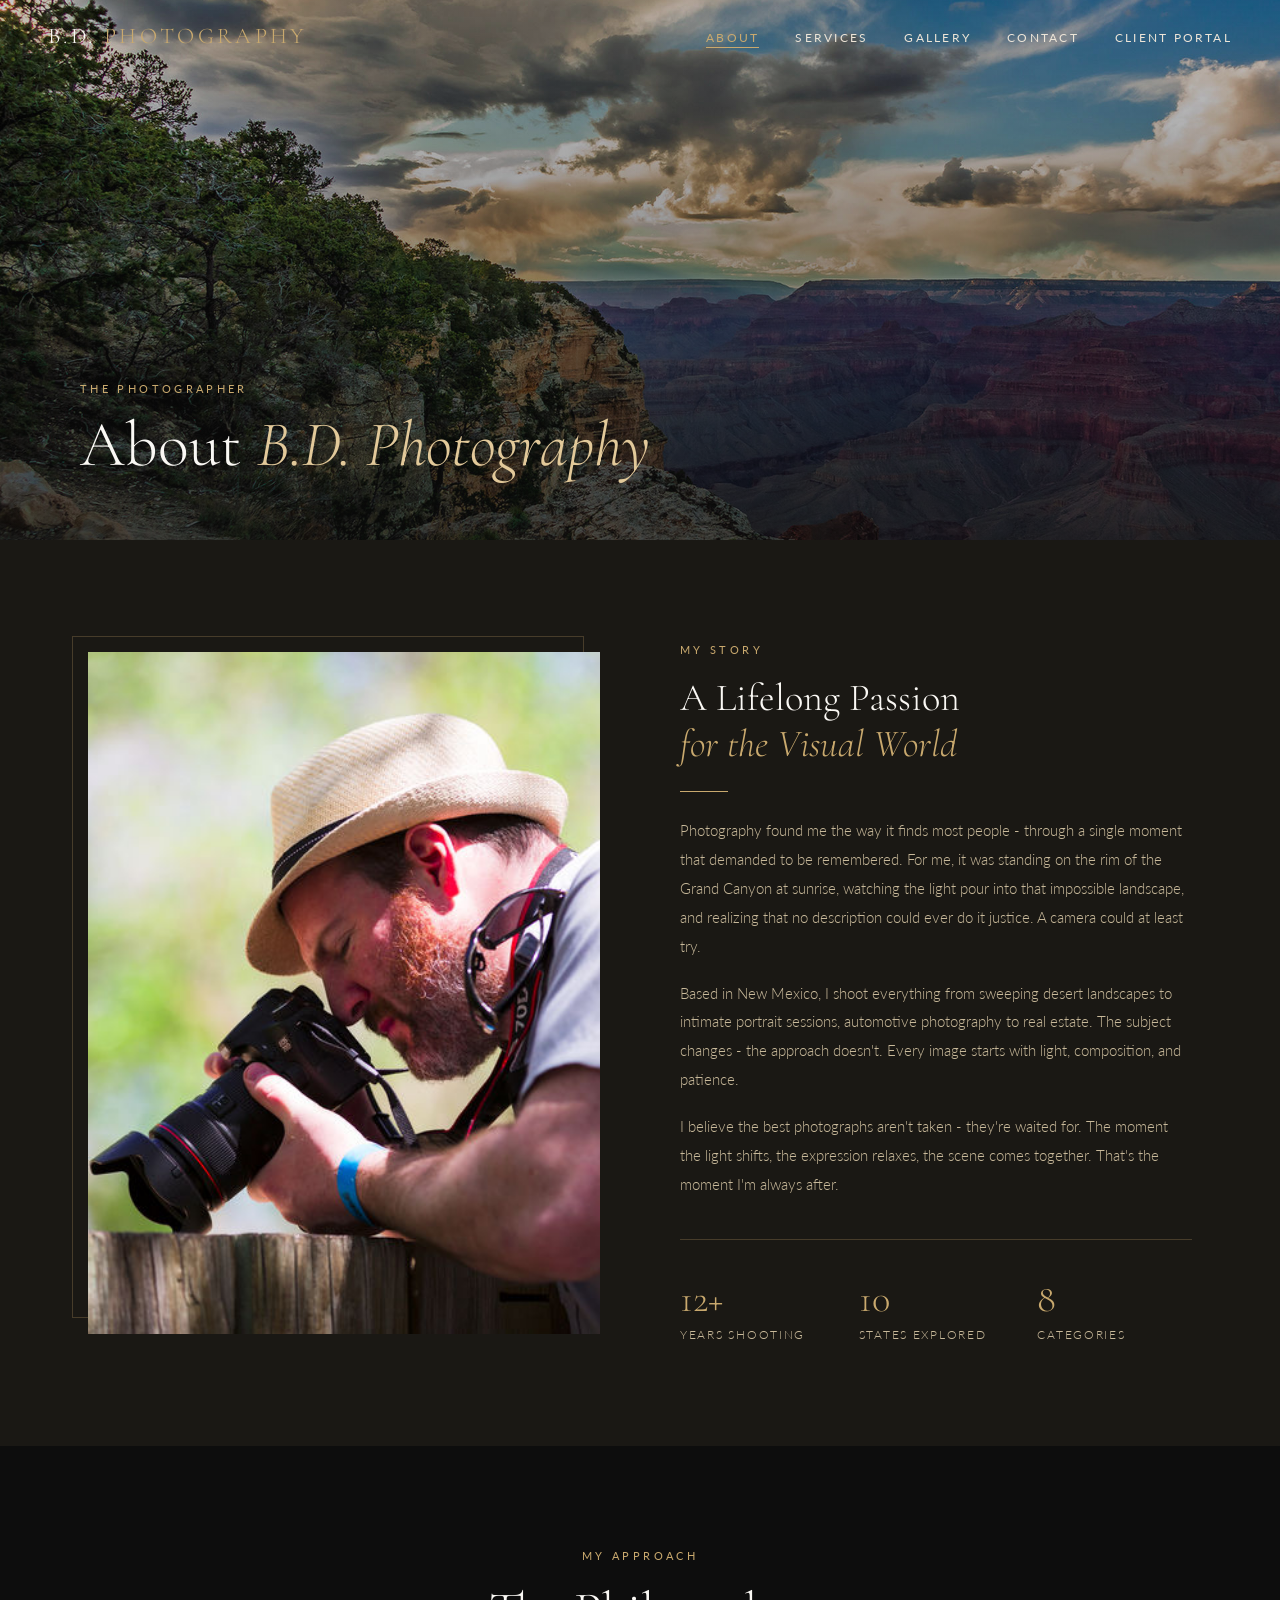
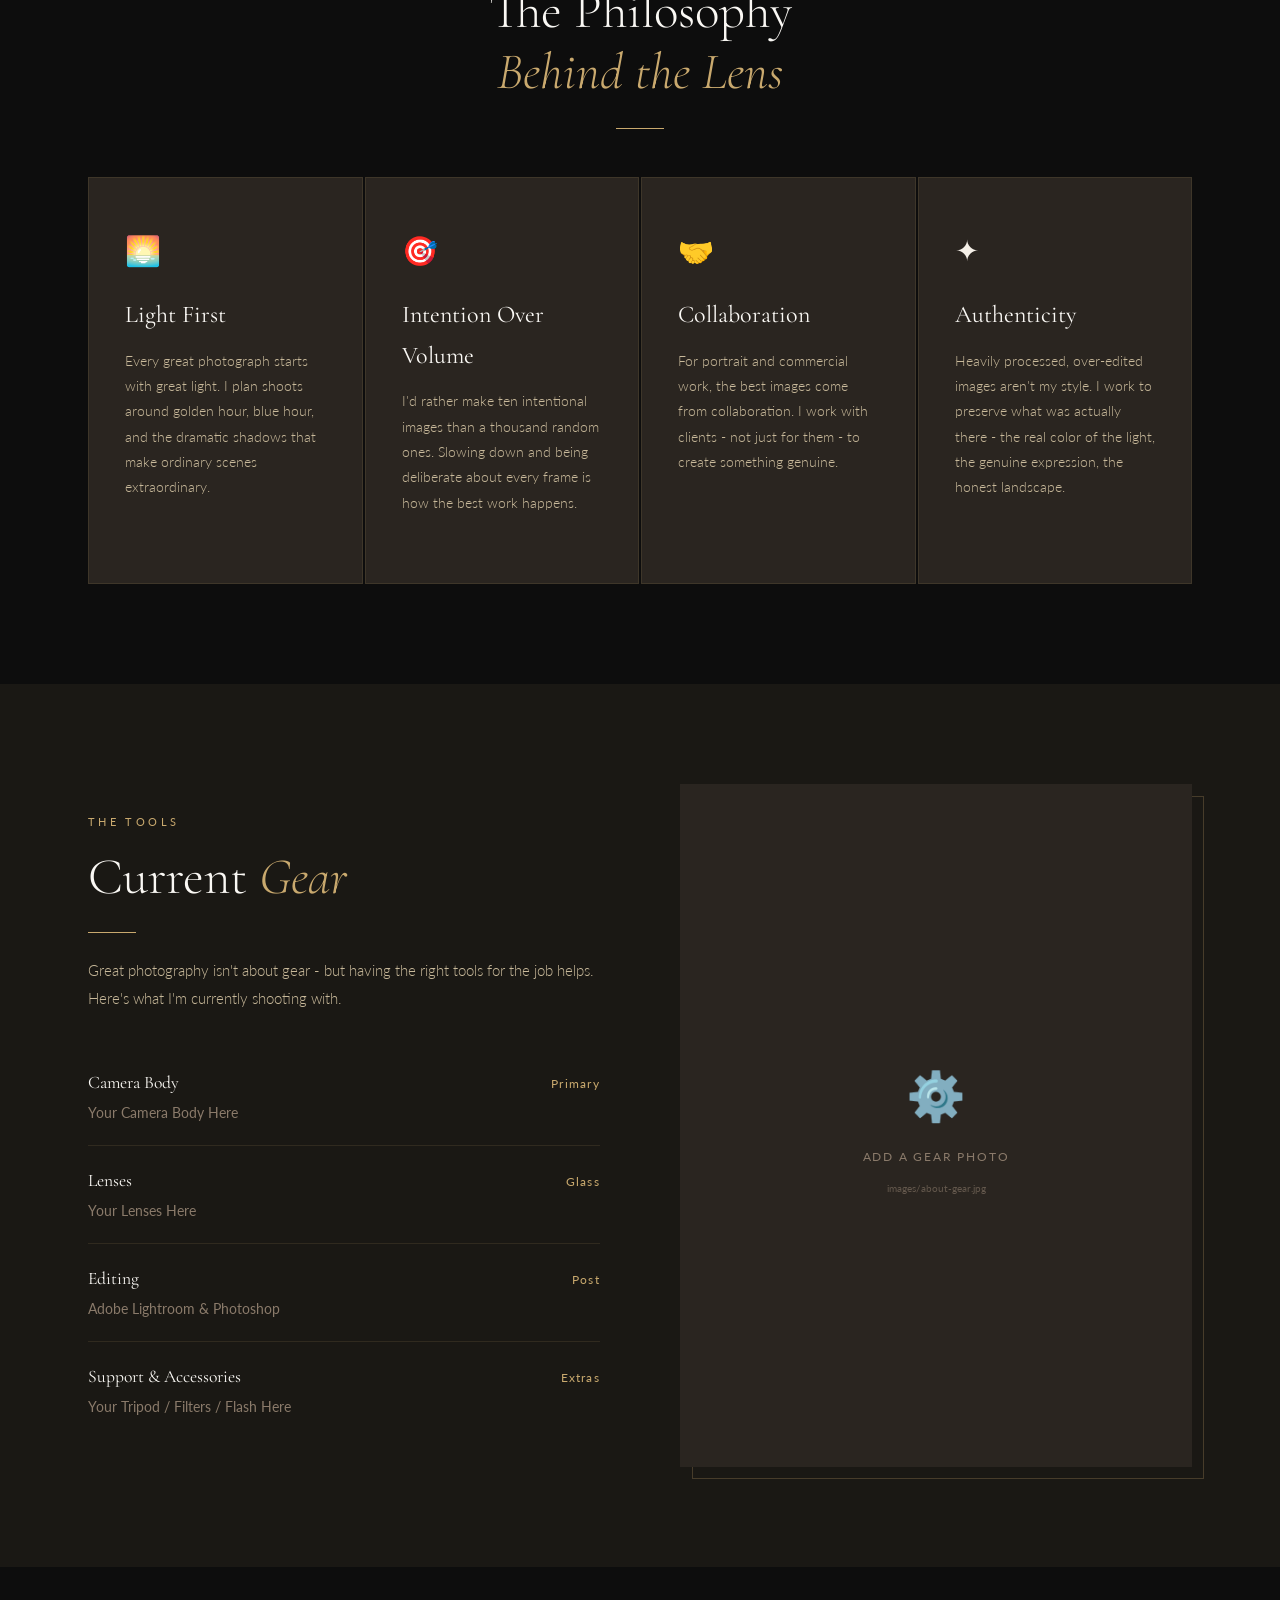
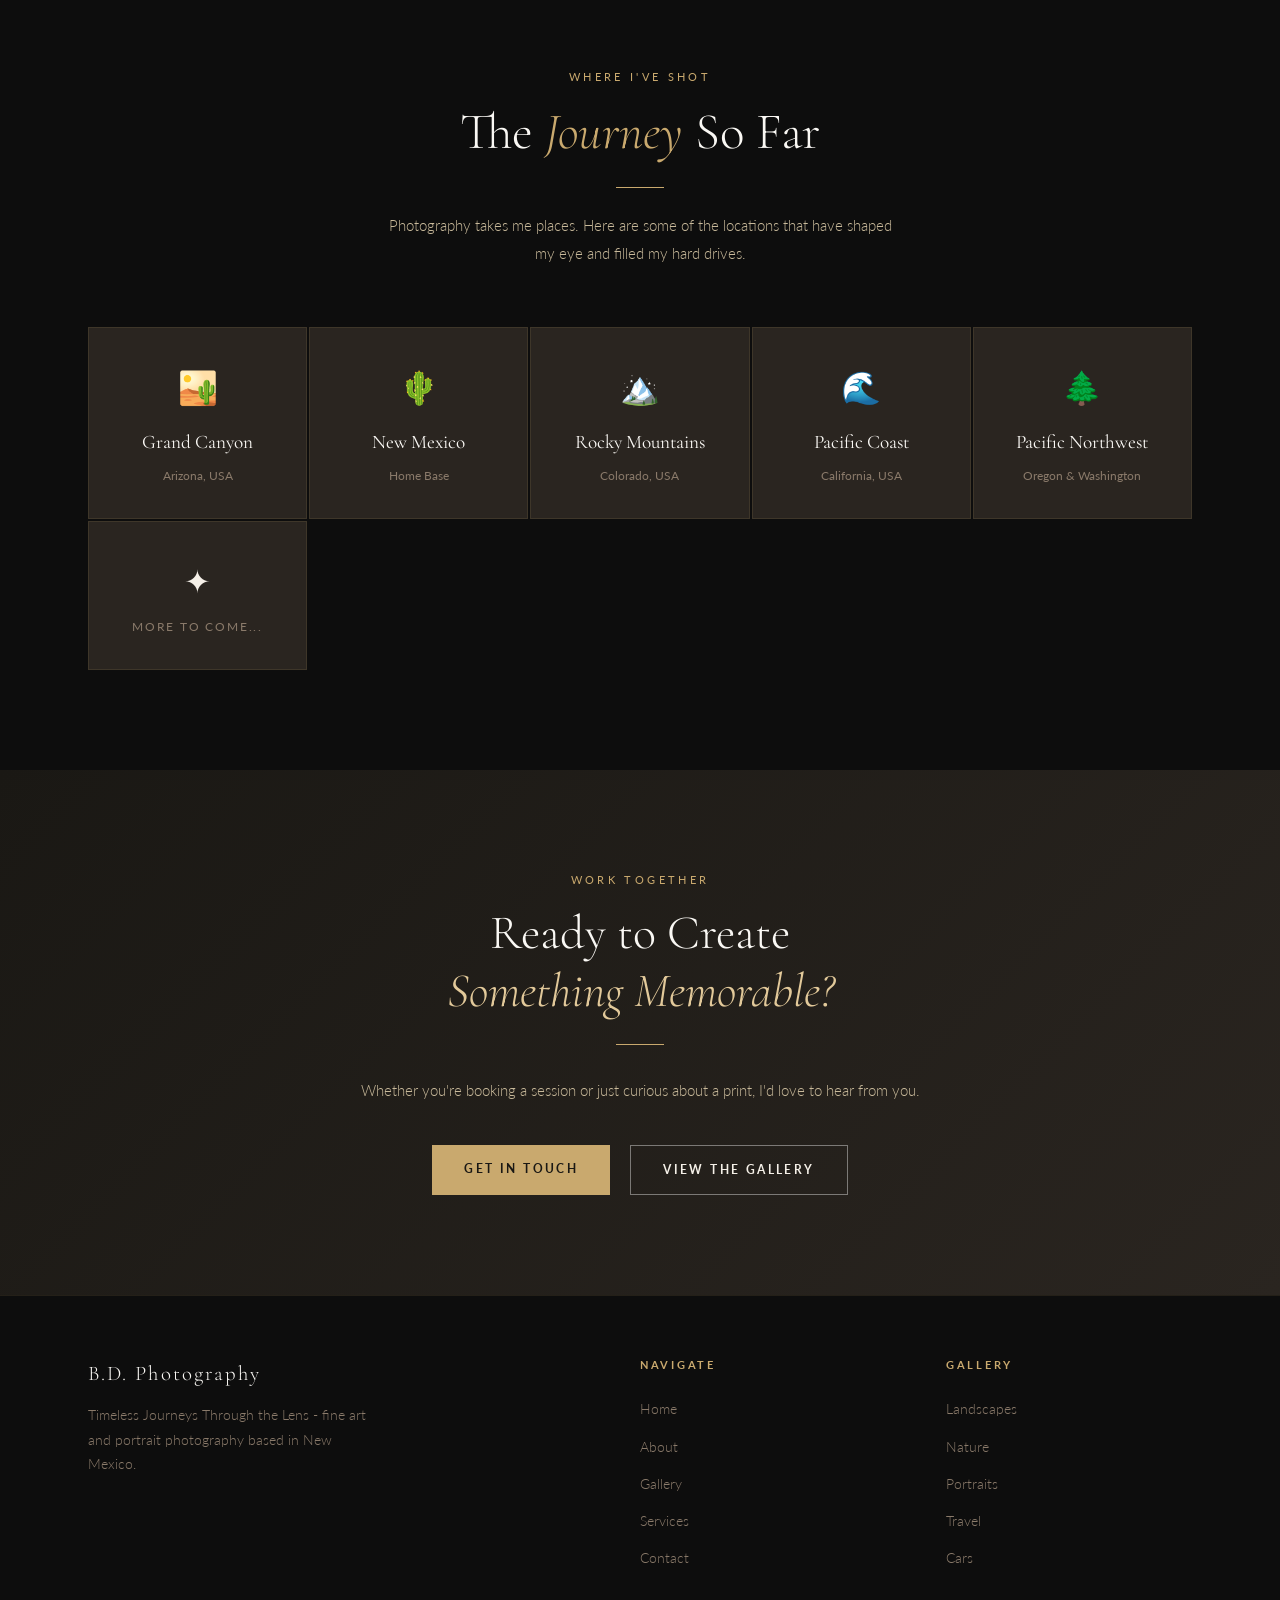
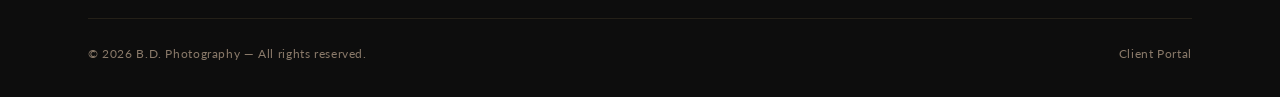
<file: about.html>
<!DOCTYPE html>
<html lang="en">
<head>
   <meta charset="UTF-8">
   <meta name="viewport" content="width=device-width, initial-scale=1.0">
   <title>About - B.D. Photography</title>
   <meta name="description" content="Learn about B.D. Photography - a New Mexico-based photographer specializing in landscapes, nature, portraits, and more.">
   <link rel="stylesheet" href="css/styles.css">
</head>
<body>

   <!-- Navigation -->
   <nav class="nav" id="mainNav" aria-label="Main navigation">
      <a href="index.html" class="nav-logo">B.D.<span> Photography</span></a>
      <button class="nav-toggle" id="navToggle" aria-label="Toggle navigation" aria-expanded="false">
         <span></span>
         <span></span>
         <span></span>
      </button>
      <ul class="nav-links" id="navLinks">
         <li><a href="about.html" class="active" aria-current="page">About</a></li>
         <li><a href="services.html">Services</a></li>
         <li><a href="gallery/index.html">Gallery</a></li>
         <li><a href="contact.html">Contact</a></li>
         <li><a href="client/index.html">Client Portal</a></li>
      </ul>
   </nav>

   <!-- Page Hero -->
   <header style="position:relative; height:60vh; min-height:400px; overflow:hidden;
                  display:flex; align-items:flex-end; justify-content:flex-start;" role="banner">
      <img src="images/slideshow/slideshow-3.jpg"
           alt="Landscape photography by B.D. Photography"
           style="position:absolute; inset:0; width:100%; height:100%;
                  object-fit:cover; object-position:center;">
      <div style="position:absolute; inset:0;
                  background:linear-gradient(to bottom, rgba(13,13,13,0.2) 0%, rgba(13,13,13,0.7) 100%);"></div>
      <div class="about-hero-text" style="position:relative; z-index:1; padding:0 80px 60px;">
         <span style="display:block; font-size:0.7rem; letter-spacing:0.3em;
                      text-transform:uppercase; color:var(--gold); margin-bottom:12px;">
            The Photographer
         </span>
         <h1 style="font-family:'Cormorant Garamond',serif; font-size:clamp(2.5rem,5vw,4rem);
                    font-weight:300; color:var(--warm-white); line-height:1.1;">
            About <em style="font-style:italic; color:var(--gold-light);">B.D. Photography</em>
         </h1>
      </div>
   </header>

   <main>

      <!-- Main About -->
      <section class="section section-dark" aria-labelledby="about-heading">
         <div class="container">
            <div class="about-grid">

               <div class="about-image fade-up">
                  <img src="images/about-portrait.jpg" 
                     alt="Brad DeTommaso — B.D. Photography"
                     style="width:100%; aspect-ratio:3/4; object-fit:cover;">
               </div>

               <div class="about-text fade-up">
                  <span class="section-eyebrow">My Story</span>
                  <h2 id="about-heading">
                     A Lifelong Passion<br>
                     <em style="font-style:italic; color:var(--gold);">for the Visual World</em>
                  </h2>
                  <div class="section-divider"></div>
                  <p>
                     Photography found me the way it finds most people - through a single
                     moment that demanded to be remembered. For me, it was standing on the
                     rim of the Grand Canyon at sunrise, watching the light pour into that
                     impossible landscape, and realizing that no description could ever do
                     it justice. A camera could at least try.
                  </p>
                  <p>
                     Based in New Mexico, I shoot everything from sweeping desert landscapes
                     to intimate portrait sessions, automotive photography to real estate.
                     The subject changes - the approach doesn't. Every image starts with
                     light, composition, and patience.
                  </p>
                  <p>
                     I believe the best photographs aren't taken - they're waited for.
                     The moment the light shifts, the expression relaxes, the scene
                     comes together. That's the moment I'm always after.
                  </p>
                  <div class="about-stats">
                     <div class="about-stat">
                        <h3>12+</h3>
                        <p>Years Shooting</p>
                     </div>
                     <div class="about-stat">
                        <h3>10</h3>
                        <p>States Explored</p>
                     </div>
                     <div class="about-stat">
                        <h3>8</h3>
                        <p>Categories</p>
                     </div>
                  </div>
               </div>

            </div>
         </div>
      </section>

      <!-- Philosophy -->
      <section class="section section-black" aria-labelledby="philosophy-heading">
         <div class="container">
            <div style="max-width:800px; margin:0 auto; text-align:center;" class="fade-up">
               <span class="section-eyebrow">My Approach</span>
               <h2 class="section-title" id="philosophy-heading">
                  The Philosophy<br><em>Behind the Lens</em>
               </h2>
               <div class="section-divider" style="margin:24px auto;"></div>
            </div>
            <div style="display:grid; grid-template-columns:repeat(auto-fit, minmax(260px,1fr));
                        gap:2px; margin-top:48px;">
               <div class="service-card fade-up">
                  <span class="service-icon" aria-hidden="true">🌅</span>
                  <h3>Light First</h3>
                  <p>Every great photograph starts with great light. I plan shoots around
                     golden hour, blue hour, and the dramatic shadows that make ordinary
                     scenes extraordinary.</p>
               </div>
               <div class="service-card fade-up">
                  <span class="service-icon" aria-hidden="true">🎯</span>
                  <h3>Intention Over Volume</h3>
                  <p>I'd rather make ten intentional images than a thousand random ones.
                     Slowing down and being deliberate about every frame is how the best
                     work happens.</p>
               </div>
               <div class="service-card fade-up">
                  <span class="service-icon" aria-hidden="true">🤝</span>
                  <h3>Collaboration</h3>
                  <p>For portrait and commercial work, the best images come from collaboration.
                     I work with clients - not just for them - to create something genuine.</p>
               </div>
               <div class="service-card fade-up">
                  <span class="service-icon" aria-hidden="true">✦</span>
                  <h3>Authenticity</h3>
                  <p>Heavily processed, over-edited images aren't my style. I work to
                     preserve what was actually there - the real color of the light,
                     the genuine expression, the honest landscape.</p>
               </div>
            </div>
         </div>
      </section>

      <!-- Gear -->
      <section class="section section-dark" aria-labelledby="gear-heading">
         <div class="container">
            <div style="display:grid; grid-template-columns:1fr 1fr; gap:80px; align-items:center;">
               <div class="fade-up">
                  <span class="section-eyebrow">The Tools</span>
                  <h2 class="section-title" id="gear-heading">Current <em>Gear</em></h2>
                  <div class="section-divider"></div>
                  <p class="section-subtitle">
                     Great photography isn't about gear - but having the right tools
                     for the job helps. Here's what I'm currently shooting with.
                  </p>
                  <div style="margin-top:36px;">
                     <div style="padding:20px 0; border-bottom:1px solid var(--border-light);">
                        <div style="display:flex; justify-content:space-between; align-items:baseline;">
                           <span style="font-family:'Cormorant Garamond',serif; font-size:1.1rem;
                                        color:var(--warm-white);">Camera Body</span>
                           <span style="font-size:0.78rem; letter-spacing:0.1em; color:var(--gold);">Primary</span>
                        </div>
                        <p style="font-size:0.85rem; color:var(--text-light); margin:4px 0 0;">
                           Your Camera Body Here
                        </p>
                     </div>
                     <div style="padding:20px 0; border-bottom:1px solid var(--border-light);">
                        <div style="display:flex; justify-content:space-between; align-items:baseline;">
                           <span style="font-family:'Cormorant Garamond',serif; font-size:1.1rem;
                                        color:var(--warm-white);">Lenses</span>
                           <span style="font-size:0.78rem; letter-spacing:0.1em; color:var(--gold);">Glass</span>
                        </div>
                        <p style="font-size:0.85rem; color:var(--text-light); margin:4px 0 0;">
                           Your Lenses Here
                        </p>
                     </div>
                     <div style="padding:20px 0; border-bottom:1px solid var(--border-light);">
                        <div style="display:flex; justify-content:space-between; align-items:baseline;">
                           <span style="font-family:'Cormorant Garamond',serif; font-size:1.1rem;
                                        color:var(--warm-white);">Editing</span>
                           <span style="font-size:0.78rem; letter-spacing:0.1em; color:var(--gold);">Post</span>
                        </div>
                        <p style="font-size:0.85rem; color:var(--text-light); margin:4px 0 0;">
                           Adobe Lightroom &amp; Photoshop
                        </p>
                     </div>
                     <div style="padding:20px 0;">
                        <div style="display:flex; justify-content:space-between; align-items:baseline;">
                           <span style="font-family:'Cormorant Garamond',serif; font-size:1.1rem;
                                        color:var(--warm-white);">Support &amp; Accessories</span>
                           <span style="font-size:0.78rem; letter-spacing:0.1em; color:var(--gold);">Extras</span>
                        </div>
                        <p style="font-size:0.85rem; color:var(--text-light); margin:4px 0 0;">
                           Your Tripod / Filters / Flash Here
                        </p>
                     </div>
                  </div>
               </div>

               <div class="fade-up" style="position:relative;">
                  <div style="aspect-ratio:3/4; background-color:var(--dark-mid);
                              display:flex; align-items:center; justify-content:center;
                              flex-direction:column; gap:12px; color:var(--text-light);">
                     <span style="font-size:3rem;">⚙️</span>
                     <span style="font-size:0.75rem; letter-spacing:0.15em; text-transform:uppercase;">
                        Add a gear photo
                     </span>
                     <span style="font-size:0.65rem; opacity:0.6;">images/about-gear.jpg</span>
                  </div>
                  <div style="position:absolute; top:12px; right:-12px; bottom:-12px; left:12px;
                              border:1px solid var(--border); z-index:-1; pointer-events:none;"></div>
               </div>
            </div>
         </div>
      </section>

      <!-- Locations -->
      <section class="section section-black" aria-labelledby="locations-heading">
         <div class="container">
            <div class="fade-up" style="text-align:center; max-width:600px; margin:0 auto 60px;">
               <span class="section-eyebrow">Where I've Shot</span>
               <h2 class="section-title" id="locations-heading">The <em>Journey</em> So Far</h2>
               <div class="section-divider" style="margin:24px auto;"></div>
               <p class="section-subtitle" style="margin:0 auto;">
                  Photography takes me places. Here are some of the locations that
                  have shaped my eye and filled my hard drives.
               </p>
            </div>
            <div style="display:grid; grid-template-columns:repeat(auto-fit, minmax(200px,1fr));
                        gap:2px;" class="fade-up">
               <div style="background-color:var(--dark-mid); padding:32px 24px;
                            border:1px solid var(--border-light); text-align:center;">
                  <div style="font-size:2rem; margin-bottom:12px;" aria-hidden="true">🏜️</div>
                  <h3 style="font-family:'Cormorant Garamond',serif; font-size:1.2rem;
                              font-weight:400; color:var(--warm-white); margin-bottom:6px;">
                     Grand Canyon
                  </h3>
                  <p style="font-size:0.78rem; color:var(--text-light); margin:0;">Arizona, USA</p>
               </div>
               <div style="background-color:var(--dark-mid); padding:32px 24px;
                            border:1px solid var(--border-light); text-align:center;">
                  <div style="font-size:2rem; margin-bottom:12px;" aria-hidden="true">🌵</div>
                  <h3 style="font-family:'Cormorant Garamond',serif; font-size:1.2rem;
                              font-weight:400; color:var(--warm-white); margin-bottom:6px;">
                     New Mexico
                  </h3>
                  <p style="font-size:0.78rem; color:var(--text-light); margin:0;">Home Base</p>
               </div>
               <div style="background-color:var(--dark-mid); padding:32px 24px;
                            border:1px solid var(--border-light); text-align:center;">
                  <div style="font-size:2rem; margin-bottom:12px;" aria-hidden="true">🏔️</div>
                  <h3 style="font-family:'Cormorant Garamond',serif; font-size:1.2rem;
                              font-weight:400; color:var(--warm-white); margin-bottom:6px;">
                     Rocky Mountains
                  </h3>
                  <p style="font-size:0.78rem; color:var(--text-light); margin:0;">Colorado, USA</p>
               </div>
               <div style="background-color:var(--dark-mid); padding:32px 24px;
                            border:1px solid var(--border-light); text-align:center;">
                  <div style="font-size:2rem; margin-bottom:12px;" aria-hidden="true">🌊</div>
                  <h3 style="font-family:'Cormorant Garamond',serif; font-size:1.2rem;
                              font-weight:400; color:var(--warm-white); margin-bottom:6px;">
                     Pacific Coast
                  </h3>
                  <p style="font-size:0.78rem; color:var(--text-light); margin:0;">California, USA</p>
               </div>
               <div style="background-color:var(--dark-mid); padding:32px 24px;
                            border:1px solid var(--border-light); text-align:center;">
                  <div style="font-size:2rem; margin-bottom:12px;" aria-hidden="true">🌲</div>
                  <h3 style="font-family:'Cormorant Garamond',serif; font-size:1.2rem;
                              font-weight:400; color:var(--warm-white); margin-bottom:6px;">
                     Pacific Northwest
                  </h3>
                  <p style="font-size:0.78rem; color:var(--text-light); margin:0;">Oregon &amp; Washington</p>
               </div>
               <div style="background-color:var(--dark-mid); padding:32px 24px;
                            border:1px solid var(--border-light); text-align:center;
                            display:flex; align-items:center; justify-content:center;
                            flex-direction:column; gap:8px;">
                  <div style="font-size:2rem;" aria-hidden="true">✦</div>
                  <p style="font-size:0.75rem; letter-spacing:0.15em; text-transform:uppercase;
                             color:var(--text-light); margin:0;">More to come...</p>
               </div>
            </div>
         </div>
      </section>

      <!-- CTA -->
      <section style="background:linear-gradient(135deg, var(--dark) 0%, var(--dark-mid) 100%);
                      padding:100px 40px; text-align:center;" aria-labelledby="cta-heading">
         <div class="fade-up" style="max-width:600px; margin:0 auto;">
            <span style="display:block; font-size:0.7rem; letter-spacing:0.3em;
                         text-transform:uppercase; color:var(--gold); margin-bottom:16px;">
               Work Together
            </span>
            <h2 style="font-family:'Cormorant Garamond',serif; font-size:clamp(2rem,4vw,3rem);
                       font-weight:300; color:var(--warm-white); margin-bottom:20px;
                       line-height:1.2;" id="cta-heading">
               Ready to Create<br>
               <em style="font-style:italic; color:var(--gold-light);">Something Memorable?</em>
            </h2>
            <div style="width:48px; height:1px; background:var(--gold); margin:24px auto 32px;"></div>
            <p style="font-size:0.95rem; font-weight:300; color:var(--text-cream);
                      line-height:1.8; margin-bottom:40px;">
               Whether you're booking a session or just curious about a print,
               I'd love to hear from you.
            </p>
            <div style="display:flex; gap:20px; justify-content:center; flex-wrap:wrap;">
               <a href="contact.html" class="btn btn-gold">Get In Touch</a>
               <a href="gallery/index.html" class="btn btn-outline">View the Gallery</a>
            </div>
         </div>
      </section>

   </main>

   <!-- Footer -->
   <footer>
      <div class="container">
         <div class="footer-grid">
            <div class="footer-brand">
               <h3>B.D. Photography</h3>
               <p>Timeless Journeys Through the Lens - fine art and portrait photography
                  based in New Mexico.</p>
            </div>
            <div class="footer-col">
               <h4>Navigate</h4>
               <ul>
                  <li><a href="index.html">Home</a></li>
                  <li><a href="about.html">About</a></li>
                  <li><a href="gallery/index.html">Gallery</a></li>
                  <li><a href="services.html">Services</a></li>
                  <li><a href="contact.html">Contact</a></li>
               </ul>
            </div>
            <div class="footer-col">
               <h4>Gallery</h4>
               <ul>
                  <li><a href="gallery/landscapes.html">Landscapes</a></li>
                  <li><a href="gallery/nature.html">Nature</a></li>
                  <li><a href="gallery/portraits.html">Portraits</a></li>
                  <li><a href="gallery/travel.html">Travel</a></li>
                  <li><a href="gallery/cars.html">Cars</a></li>
               </ul>
            </div>
         </div>
         <div class="footer-bottom">
            <p>&copy; 2026 B.D. Photography &mdash; All rights reserved.</p>
            <p><a href="client/index.html" style="color:var(--text-light);">Client Portal</a></p>
         </div>
      </div>
   </footer>

   <style>
      @media (max-width: 768px) {
         .about-hero-text { padding: 0 24px 40px !important; }
         div[style*="grid-template-columns:1fr 1fr"] {
            grid-template-columns: 1fr !important;
            gap: 40px !important;
         }
      }
   </style>

   <script src="js/main.js"></script>
</body>
</html>
</file>
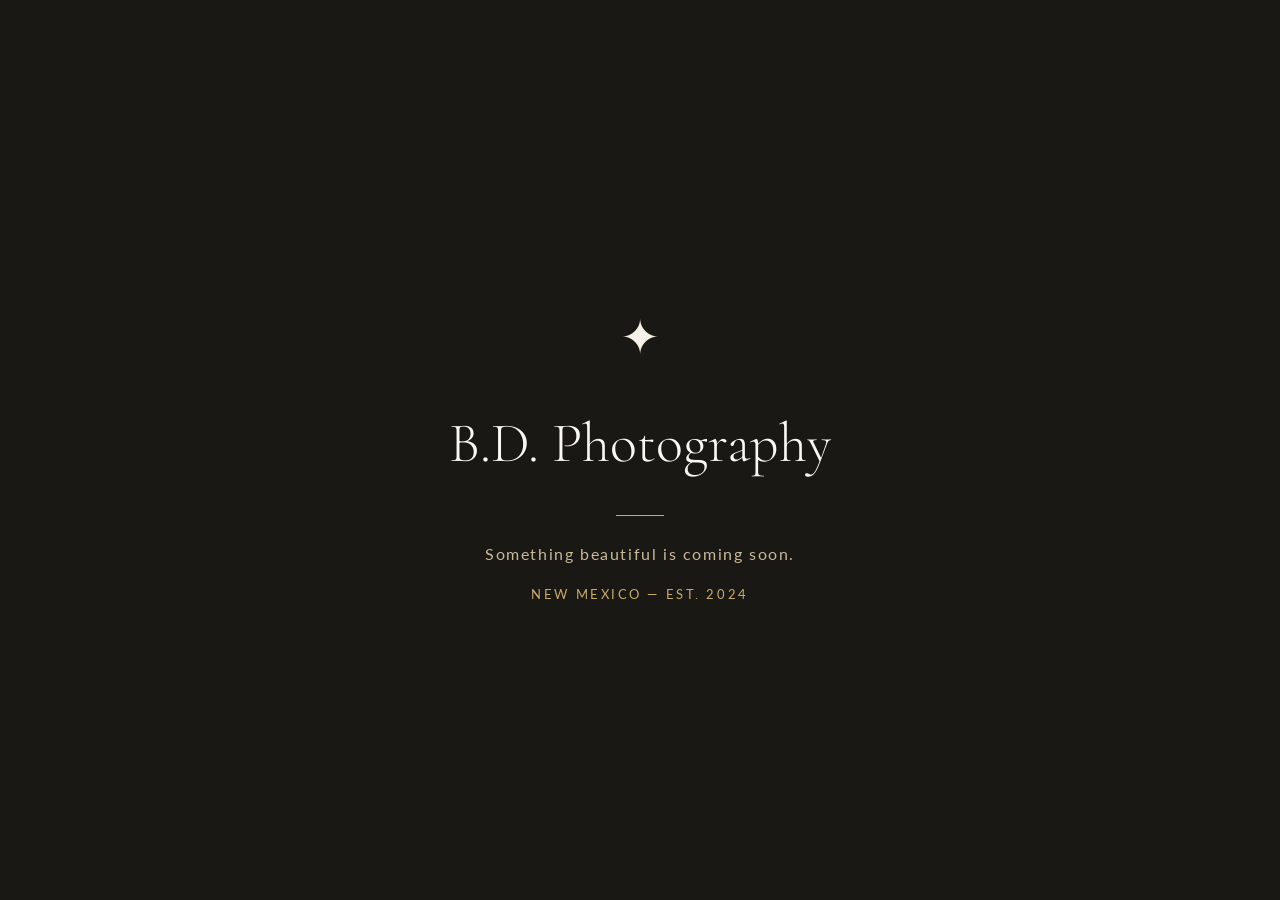
<file: coming-soon.html>
<!DOCTYPE html>
<html lang="en">
<head>
   <meta charset="UTF-8">
   <meta name="viewport" content="width=device-width, initial-scale=1.0">
   <title>B.D. Photography — Coming Soon</title>
   <link rel="stylesheet" href="css/styles.css">
</head>
<body>
   <div style="min-height:100vh; display:flex; align-items:center;
               justify-content:center; text-align:center; padding:40px;
               background-color:var(--dark);">
      <div>
         <p style="font-size:3rem; margin-bottom:20px;">✦</p>
         <h1 style="font-family:'Cormorant Garamond',serif; font-size:3.5rem;
                    font-weight:300; color:var(--warm-white); margin-bottom:16px;">
            B.D. Photography
         </h1>
         <div style="width:48px; height:1px; background:var(--gold); margin:24px auto;"></div>
         <p style="color:var(--text-cream); font-size:1rem; letter-spacing:0.1em;">
            Something beautiful is coming soon.
         </p>
         <p style="color:var(--gold); font-size:0.8rem; letter-spacing:0.2em;
                   text-transform:uppercase; margin-top:16px;">
            New Mexico &mdash; Est. 2024
         </p>
      </div>
   </div>
</body>
</html>
</file>
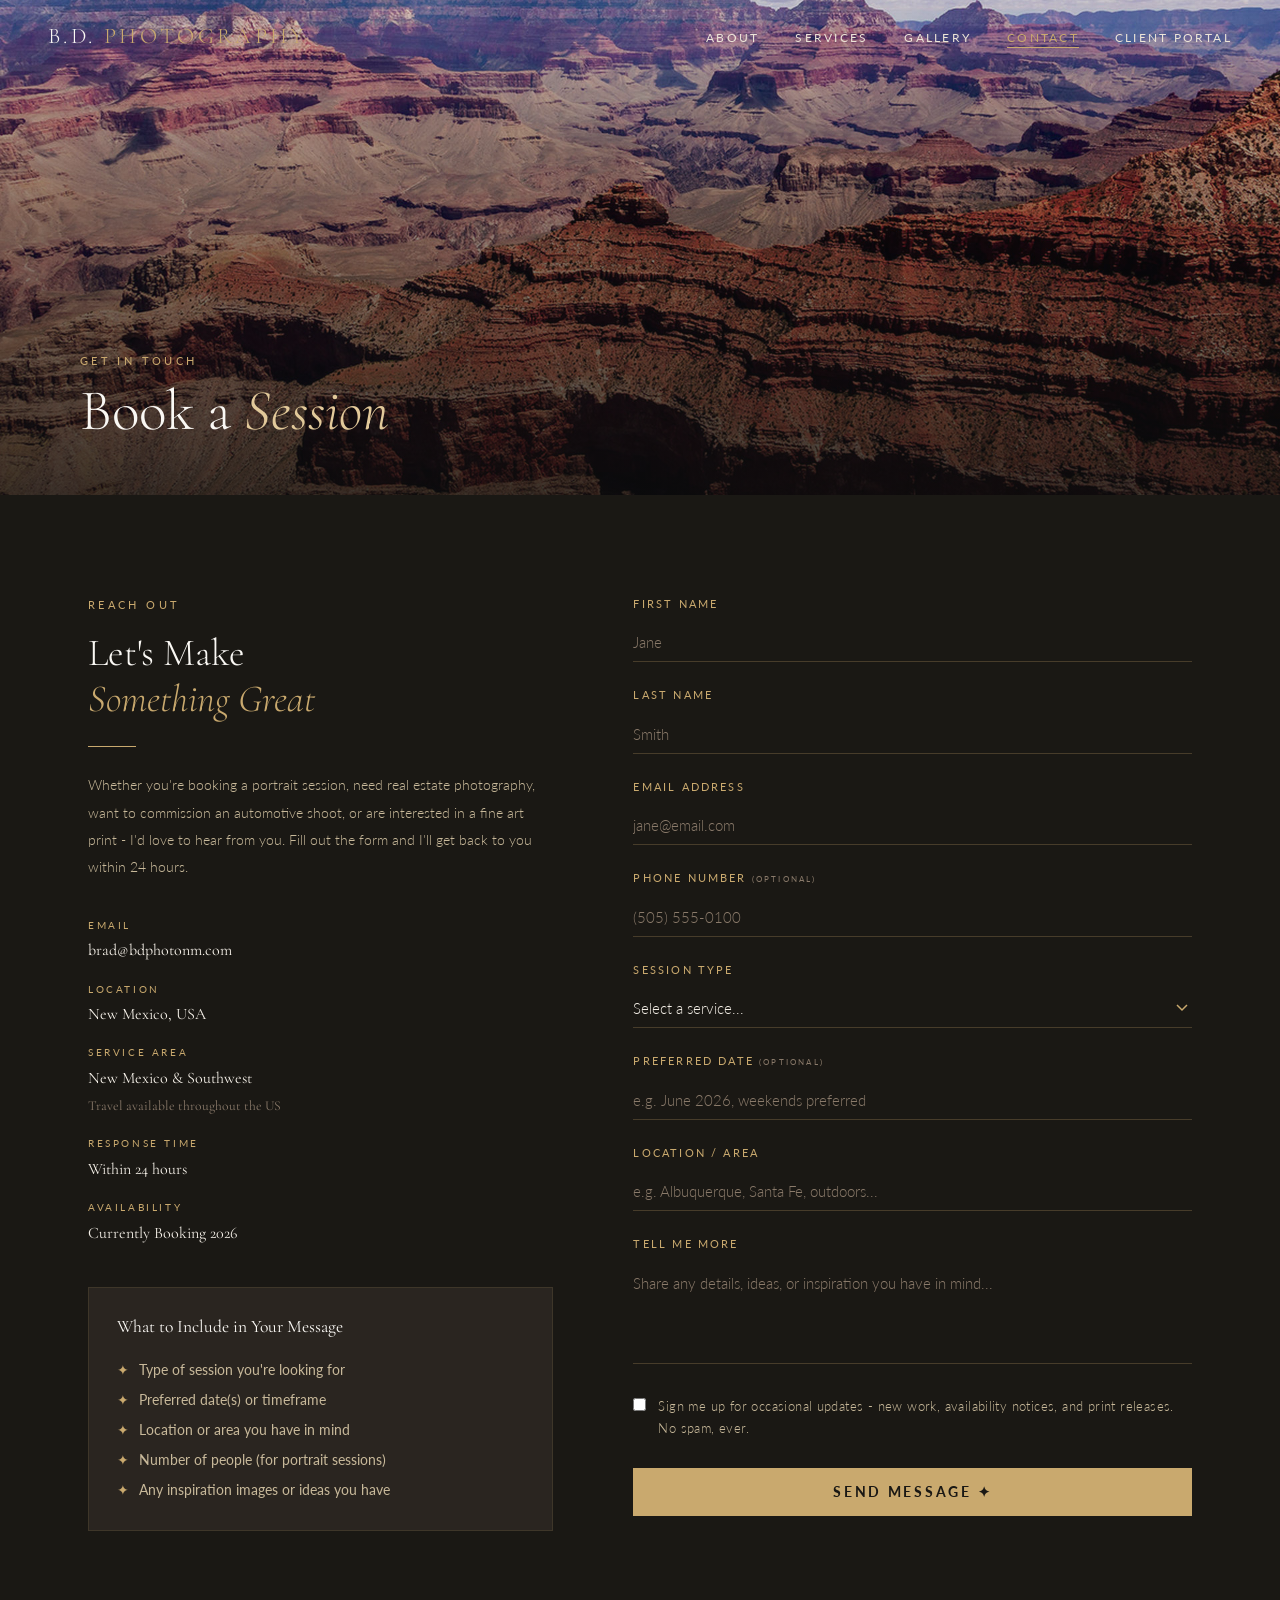
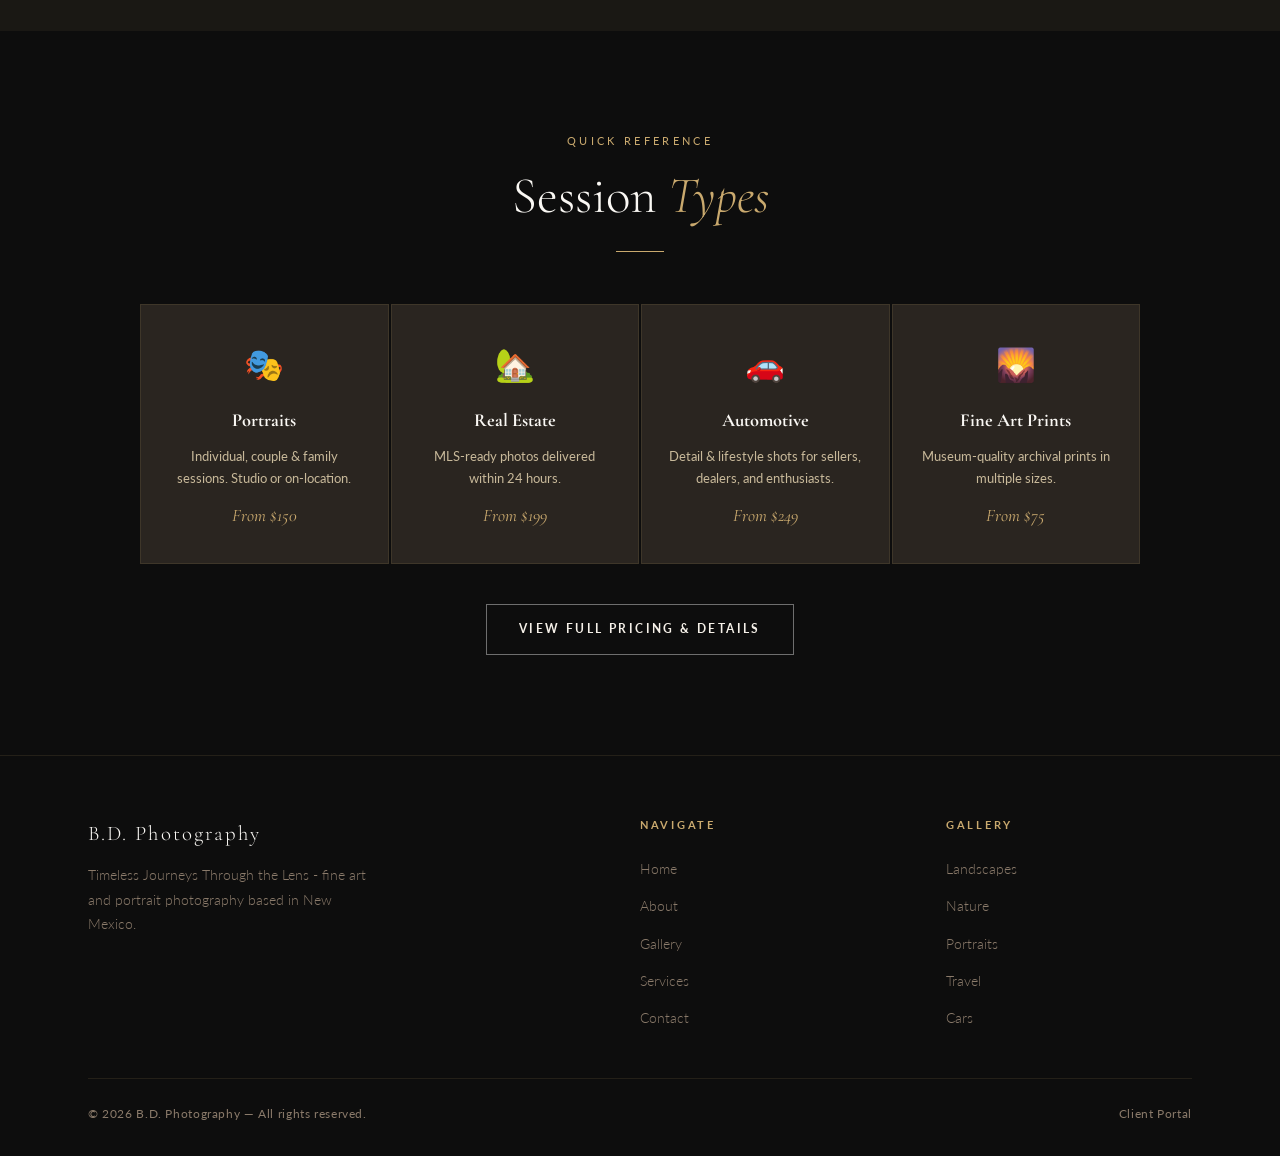
<file: contact.html>
<!DOCTYPE html>
<html lang="en">
<head>
   <meta charset="UTF-8">
   <meta name="viewport" content="width=device-width, initial-scale=1.0">
   <title>Contact & Booking - B.D. Photography</title>
   <meta name="description" content="Book a photography session or inquire about prints with B.D. Photography - based in New Mexico, available throughout the Southwest.">
   <link rel="stylesheet" href="css/styles.css">
</head>
<body>

   <!-- Navigation -->
   <nav class="nav" id="mainNav" aria-label="Main navigation">
      <a href="index.html" class="nav-logo">B.D.<span> Photography</span></a>
      <button class="nav-toggle" id="navToggle" aria-label="Toggle navigation" aria-expanded="false">
         <span></span>
         <span></span>
         <span></span>
      </button>
      <ul class="nav-links" id="navLinks">
         <li><a href="about.html">About</a></li>
         <li><a href="services.html">Services</a></li>
         <li><a href="gallery/index.html">Gallery</a></li>
         <li><a href="contact.html" class="active" aria-current="page">Contact</a></li>
         <li><a href="client/index.html">Client Portal</a></li>
      </ul>
   </nav>

   <!-- Page Hero -->
   <header style="position:relative; height:55vh; min-height:360px; overflow:hidden;
                  display:flex; align-items:flex-end; justify-content:flex-start;" role="banner">
      <img src="images/slideshow/slideshow-5.jpg"
           alt="Photography by B.D. Photography"
           style="position:absolute; inset:0; width:100%; height:100%;
                  object-fit:cover; object-position:center;">
      <div style="position:absolute; inset:0;
                  background:linear-gradient(to bottom, rgba(13,13,13,0.15) 0%, rgba(13,13,13,0.8) 100%);"></div>
      <div class="contact-hero-text" style="position:relative; z-index:1; padding:0 80px 52px;">
         <span style="display:block; font-size:0.7rem; letter-spacing:0.3em;
                      text-transform:uppercase; color:var(--gold); margin-bottom:10px;">
            Get In Touch
         </span>
         <h1 style="font-family:'Cormorant Garamond',serif; font-size:clamp(2.2rem,4.5vw,3.8rem);
                    font-weight:300; color:var(--warm-white); line-height:1.1;">
            Book a <em style="font-style:italic; color:var(--gold-light);">Session</em>
         </h1>
      </div>
   </header>

   <main>

      <!-- Main Contact Section -->
      <section class="section section-dark" aria-labelledby="contact-heading">
         <div class="container">
            <div class="contact-grid">

               <!-- Contact Info -->
               <div class="fade-up">
                  <span class="section-eyebrow">Reach Out</span>
                  <h2 style="font-family:'Cormorant Garamond',serif;
                             font-size:clamp(1.8rem,3vw,2.6rem); font-weight:300;
                             color:var(--warm-white); margin-bottom:16px; line-height:1.2;"
                      id="contact-heading">
                     Let's Make<br><em style="font-style:italic; color:var(--gold);">
                     Something Great</em>
                  </h2>
                  <div class="section-divider"></div>
                  <p style="font-size:0.9rem; font-weight:300; color:var(--text-cream);
                             line-height:1.9; margin-bottom:36px;">
                     Whether you're booking a portrait session, need real estate photography,
                     want to commission an automotive shoot, or are interested in a fine art
                     print - I'd love to hear from you. Fill out the form and I'll get back
                     to you within 24 hours.
                  </p>

                  <div class="contact-detail">
                     <div class="contact-detail-item">
                        <span class="contact-detail-label">Email</span>
                        <span class="contact-detail-value">
                           <a href="mailto:brad@bdphotonm.com"
                              style="color:var(--cream); transition:color 0.2s;"
                              onmouseover="this.style.color='var(--gold)'"
                              onmouseout="this.style.color='var(--cream)'">
                              brad@bdphotonm.com
                           </a>
                        </span>
                     </div>
                     <div class="contact-detail-item">
                        <span class="contact-detail-label">Location</span>
                        <span class="contact-detail-value">New Mexico, USA</span>
                     </div>
                     <div class="contact-detail-item">
                        <span class="contact-detail-label">Service Area</span>
                        <span class="contact-detail-value">
                           New Mexico &amp; Southwest<br>
                           <span style="font-size:0.85rem; color:var(--text-light);">
                              Travel available throughout the US
                           </span>
                        </span>
                     </div>
                     <div class="contact-detail-item">
                        <span class="contact-detail-label">Response Time</span>
                        <span class="contact-detail-value">Within 24 hours</span>
                     </div>
                     <div class="contact-detail-item">
                        <span class="contact-detail-label">Availability</span>
                        <span class="contact-detail-value">Currently Booking 2026</span>
                     </div>
                  </div>

                  <!-- What to include -->
                  <div style="background-color:var(--dark-mid); border:1px solid var(--border-light);
                              padding:24px 28px; margin-top:8px;">
                     <h3 style="font-family:'Cormorant Garamond',serif; font-size:1.1rem;
                                 color:var(--warm-white); margin-bottom:14px; font-weight:400;">
                        What to Include in Your Message
                     </h3>
                     <ul style="font-size:0.85rem; color:var(--text-cream); line-height:2.2;
                                 margin:0; padding:0; list-style:none;">
                        <li style="display:flex; gap:10px; align-items:baseline;">
                           <span style="color:var(--gold); flex-shrink:0;">✦</span>
                           Type of session you're looking for
                        </li>
                        <li style="display:flex; gap:10px; align-items:baseline;">
                           <span style="color:var(--gold); flex-shrink:0;">✦</span>
                           Preferred date(s) or timeframe
                        </li>
                        <li style="display:flex; gap:10px; align-items:baseline;">
                           <span style="color:var(--gold); flex-shrink:0;">✦</span>
                           Location or area you have in mind
                        </li>
                        <li style="display:flex; gap:10px; align-items:baseline;">
                           <span style="color:var(--gold); flex-shrink:0;">✦</span>
                           Number of people (for portrait sessions)
                        </li>
                        <li style="display:flex; gap:10px; align-items:baseline;">
                           <span style="color:var(--gold); flex-shrink:0;">✦</span>
                           Any inspiration images or ideas you have
                        </li>
                     </ul>
                  </div>
               </div>

               <!-- Contact Form -->
               <div class="fade-up">
                  <form id="contactForm" novalidate aria-label="Contact and booking form"
                        name="contact" method="POST" data-netlify="true" action="/thank-you.html">

                     <!-- Netlify hidden field -->
                     <input type="hidden" name="form-name" value="contact">

                     <div class="form-group">
                        <label for="firstName">First Name</label>
                        <input type="text" id="firstName" name="firstName"
                               placeholder="Jane" aria-required="true"
                               autocomplete="given-name">
                        <p class="error-msg" id="firstNameError" role="alert">
                           Please enter your first name.
                        </p>
                     </div>

                     <div class="form-group">
                        <label for="lastName">Last Name</label>
                        <input type="text" id="lastName" name="lastName"
                               placeholder="Smith" aria-required="true"
                               autocomplete="family-name">
                        <p class="error-msg" id="lastNameError" role="alert">
                           Please enter your last name.
                        </p>
                     </div>

                     <div class="form-group">
                        <label for="email">Email Address</label>
                        <input type="email" id="email" name="email"
                               placeholder="jane@email.com" aria-required="true"
                               autocomplete="email">
                        <p class="error-msg" id="emailError" role="alert">
                           Please enter a valid email address.
                        </p>
                     </div>

                     <div class="form-group">
                        <label for="phone">Phone Number <span style="color:var(--text-light); font-size:0.75em;">(optional)</span></label>
                        <input type="tel" id="phone" name="phone"
                               placeholder="(505) 555-0100"
                               autocomplete="tel">
                        <p class="error-msg" id="phoneError" role="alert">
                           Please enter a valid phone number.
                        </p>
                     </div>

                     <div class="form-group">
                        <label for="sessionType">Session Type</label>
                        <select id="sessionType" name="sessionType" aria-required="true">
                           <option value="">Select a service...</option>
                           <option value="portrait-mini">Portrait - Mini Session ($150)</option>
                           <option value="portrait-standard">Portrait - Standard Session ($250)</option>
                           <option value="portrait-premium">Portrait - Premium Session ($400)</option>
                           <option value="realestate">Real Estate Photography</option>
                           <option value="automotive">Automotive Photography</option>
                           <option value="print">Fine Art Print Inquiry</option>
                           <option value="other">Other / General Inquiry</option>
                        </select>
                        <p class="error-msg" id="sessionTypeError" role="alert">
                           Please select a session type.
                        </p>
                     </div>

                     <div class="form-group">
                        <label for="preferredDate">Preferred Date <span style="color:var(--text-light); font-size:0.75em;">(optional)</span></label>
                        <input type="text" id="preferredDate" name="preferredDate"
                               placeholder="e.g. June 2026, weekends preferred">
                     </div>

                     <div class="form-group">
                        <label for="location">Location / Area</label>
                        <input type="text" id="location" name="location"
                               placeholder="e.g. Albuquerque, Santa Fe, outdoors..."
                               aria-required="true">
                        <p class="error-msg" id="locationError" role="alert">
                           Please enter a location or area.
                        </p>
                     </div>

                     <div class="form-group">
                        <label for="message">Tell Me More</label>
                        <textarea id="message" name="message" aria-required="true"
                                  placeholder="Share any details, ideas, or inspiration you have in mind..."></textarea>
                        <p class="error-msg" id="messageError" role="alert">
                           Please enter a message (at least 10 characters).
                        </p>
                     </div>

                     <div style="display:flex; align-items:flex-start; gap:12px; margin-bottom:28px;">
                        <input type="checkbox" id="newsletter" name="newsletter"
                               style="width:auto; margin-top:3px; accent-color:var(--gold);
                                      flex-shrink:0; cursor:pointer;">
                        <label for="newsletter" style="font-size:0.82rem; color:var(--text-cream);
                                                        font-weight:300; letter-spacing:0.03em;
                                                        text-transform:none; cursor:pointer;">
                           Sign me up for occasional updates - new work, availability
                           notices, and print releases. No spam, ever.
                        </label>
                     </div>

                     <button type="submit" id="submitBtn" class="btn btn-gold"
                             style="width:100%; font-size:0.85rem; padding:16px;">
                        Send Message ✦
                     </button>

                     <div class="form-success" id="formSuccess" role="alert" aria-live="polite">
                        <p>Thank you - I'll be in touch within 24 hours. ✦</p>
                     </div>

                  </form>
               </div>

            </div>
         </div>
      </section>

      <!-- Session Types Quick Ref -->
      <section class="section section-black" aria-labelledby="sessions-heading">
         <div class="container">
            <div class="fade-up" style="text-align:center; max-width:600px;
                                         margin:0 auto 52px;">
               <span class="section-eyebrow">Quick Reference</span>
               <h2 class="section-title" id="sessions-heading">
                  Session <em>Types</em>
               </h2>
               <div class="section-divider" style="margin:24px auto;"></div>
            </div>

            <div style="display:grid; grid-template-columns:repeat(auto-fit, minmax(220px,1fr));
                        gap:2px; max-width:1000px; margin:0 auto;" class="fade-up">

               <div style="background-color:var(--dark-mid); padding:32px 24px;
                            border:1px solid var(--border-light); text-align:center;">
                  <span style="font-size:2rem; display:block; margin-bottom:14px;" aria-hidden="true">🎭</span>
                  <h3 style="font-family:'Cormorant Garamond',serif; font-size:1.15rem;
                              color:var(--warm-white); margin-bottom:8px;">Portraits</h3>
                  <p style="font-size:0.82rem; color:var(--text-cream); margin-bottom:12px;
                             line-height:1.7;">
                     Individual, couple &amp; family sessions. Studio or on-location.
                  </p>
                  <span style="font-family:'Cormorant Garamond',serif; color:var(--gold);
                                font-style:italic; font-size:1.1rem;">From $150</span>
               </div>

               <div style="background-color:var(--dark-mid); padding:32px 24px;
                            border:1px solid var(--border-light); text-align:center;">
                  <span style="font-size:2rem; display:block; margin-bottom:14px;" aria-hidden="true">🏡</span>
                  <h3 style="font-family:'Cormorant Garamond',serif; font-size:1.15rem;
                              color:var(--warm-white); margin-bottom:8px;">Real Estate</h3>
                  <p style="font-size:0.82rem; color:var(--text-cream); margin-bottom:12px;
                             line-height:1.7;">
                     MLS-ready photos delivered within 24 hours.
                  </p>
                  <span style="font-family:'Cormorant Garamond',serif; color:var(--gold);
                                font-style:italic; font-size:1.1rem;">From $199</span>
               </div>

               <div style="background-color:var(--dark-mid); padding:32px 24px;
                            border:1px solid var(--border-light); text-align:center;">
                  <span style="font-size:2rem; display:block; margin-bottom:14px;" aria-hidden="true">🚗</span>
                  <h3 style="font-family:'Cormorant Garamond',serif; font-size:1.15rem;
                              color:var(--warm-white); margin-bottom:8px;">Automotive</h3>
                  <p style="font-size:0.82rem; color:var(--text-cream); margin-bottom:12px;
                             line-height:1.7;">
                     Detail &amp; lifestyle shots for sellers, dealers, and enthusiasts.
                  </p>
                  <span style="font-family:'Cormorant Garamond',serif; color:var(--gold);
                                font-style:italic; font-size:1.1rem;">From $249</span>
               </div>

               <div style="background-color:var(--dark-mid); padding:32px 24px;
                            border:1px solid var(--border-light); text-align:center;">
                  <span style="font-size:2rem; display:block; margin-bottom:14px;" aria-hidden="true">🌄</span>
                  <h3 style="font-family:'Cormorant Garamond',serif; font-size:1.15rem;
                              color:var(--warm-white); margin-bottom:8px;">Fine Art Prints</h3>
                  <p style="font-size:0.82rem; color:var(--text-cream); margin-bottom:12px;
                             line-height:1.7;">
                     Museum-quality archival prints in multiple sizes.
                  </p>
                  <span style="font-family:'Cormorant Garamond',serif; color:var(--gold);
                                font-style:italic; font-size:1.1rem;">From $75</span>
               </div>

            </div>

            <div class="fade-up" style="text-align:center; margin-top:40px;">
               <a href="services.html" class="btn btn-outline">
                  View Full Pricing &amp; Details
               </a>
            </div>
         </div>
      </section>

   </main>

   <!-- Footer -->
   <footer>
      <div class="container">
         <div class="footer-grid">
            <div class="footer-brand">
               <h3>B.D. Photography</h3>
               <p>Timeless Journeys Through the Lens - fine art and portrait photography
                  based in New Mexico.</p>
            </div>
            <div class="footer-col">
               <h4>Navigate</h4>
               <ul>
                  <li><a href="index.html">Home</a></li>
                  <li><a href="about.html">About</a></li>
                  <li><a href="gallery/index.html">Gallery</a></li>
                  <li><a href="services.html">Services</a></li>
                  <li><a href="contact.html">Contact</a></li>
               </ul>
            </div>
            <div class="footer-col">
               <h4>Gallery</h4>
               <ul>
                  <li><a href="gallery/landscapes.html">Landscapes</a></li>
                  <li><a href="gallery/nature.html">Nature</a></li>
                  <li><a href="gallery/portraits.html">Portraits</a></li>
                  <li><a href="gallery/travel.html">Travel</a></li>
                  <li><a href="gallery/cars.html">Cars</a></li>
               </ul>
            </div>
         </div>
         <div class="footer-bottom">
            <p>&copy; 2026 B.D. Photography &mdash; All rights reserved.</p>
            <p><a href="client/index.html" style="color:var(--text-light);">Client Portal</a></p>
         </div>
      </div>
   </footer>

   <style>
      @media (max-width: 768px) {
         .contact-hero-text { padding: 0 24px 40px !important; }
      }
   </style>

   <script src="js/main.js"></script>
</body>
</html>
</file>
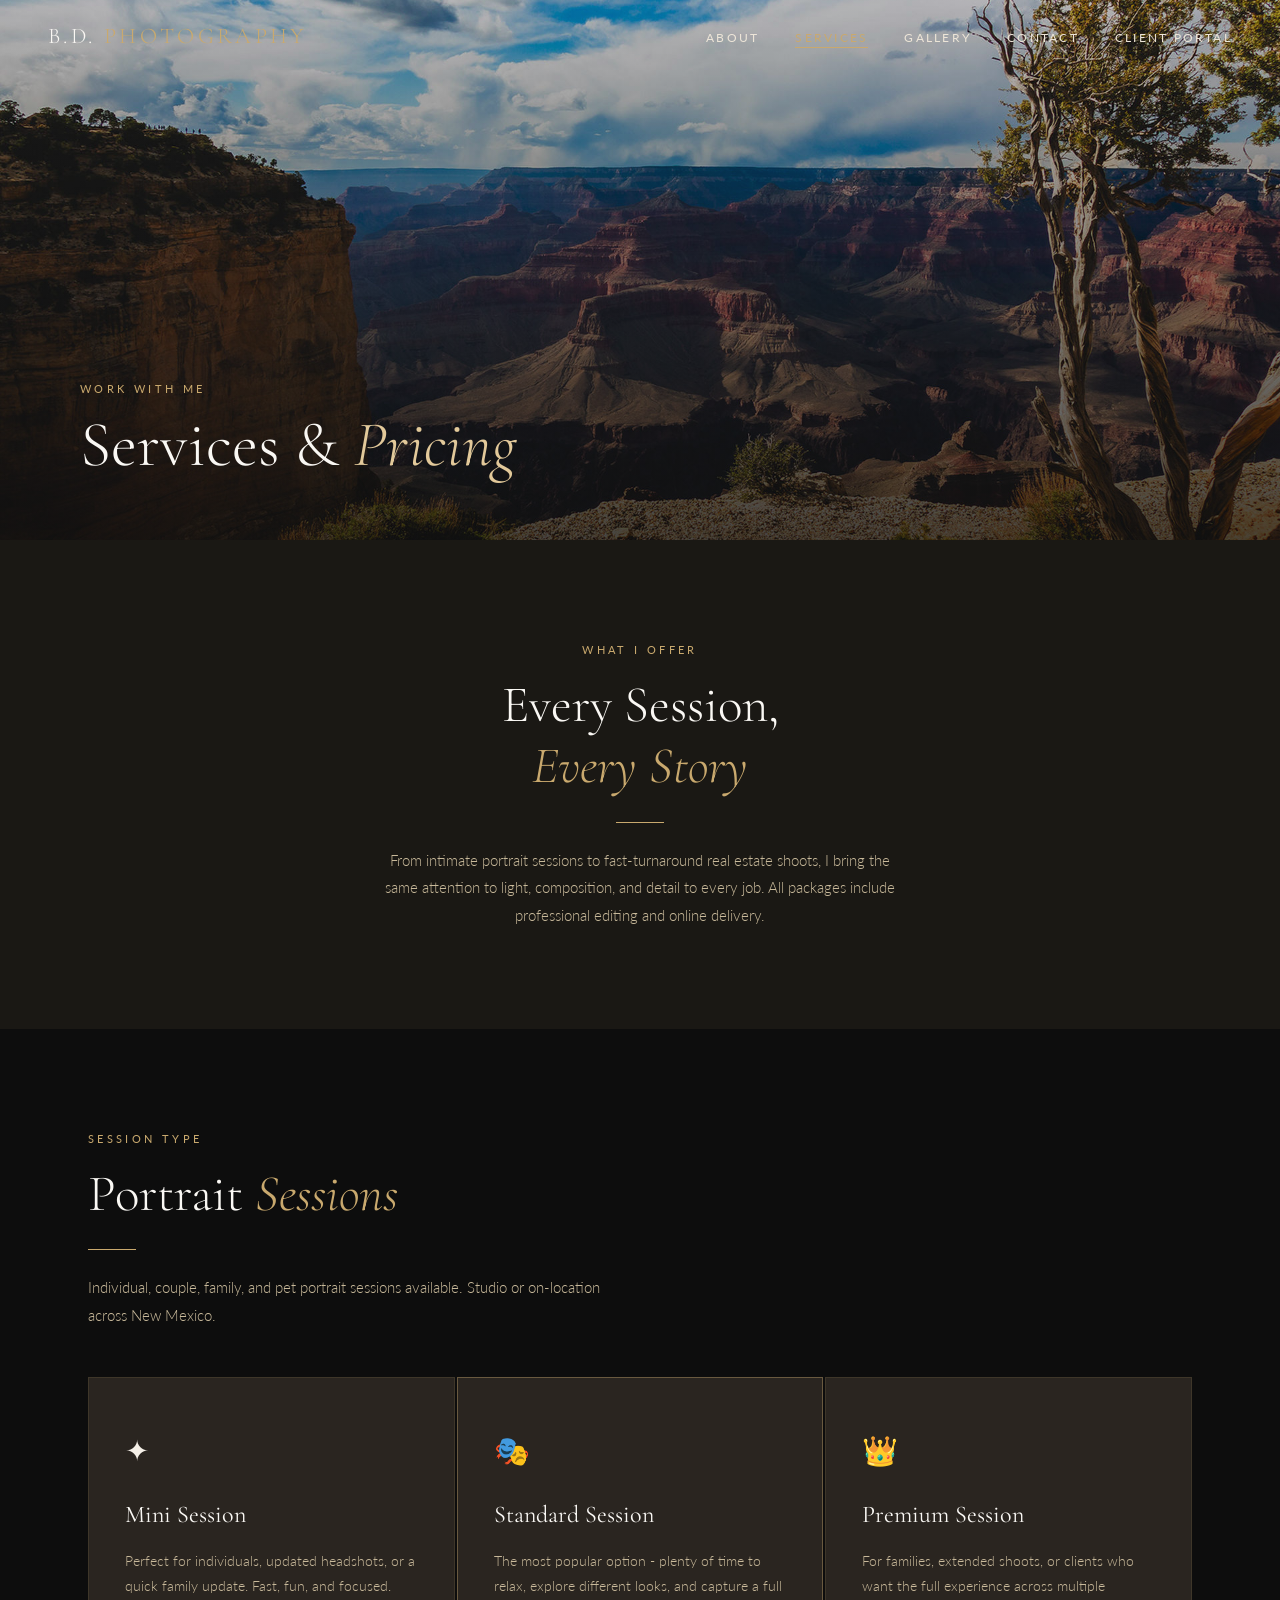
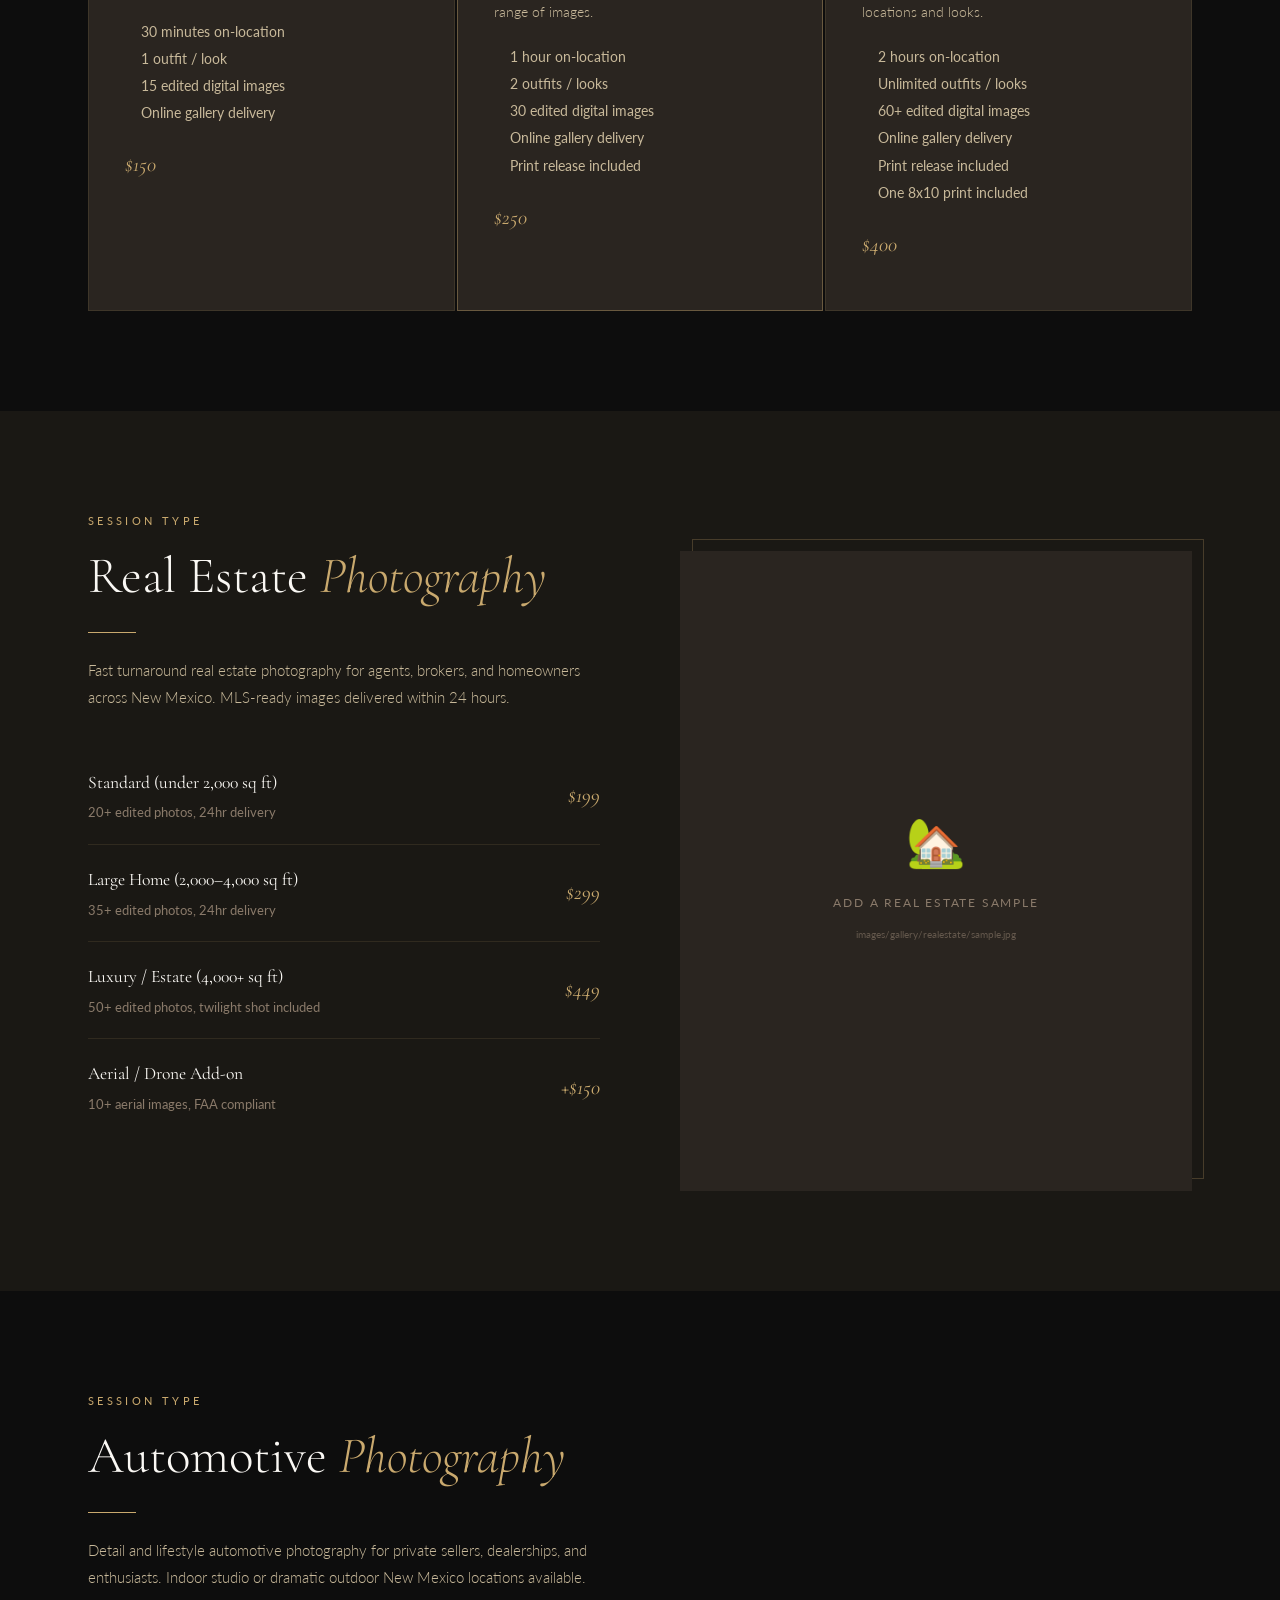
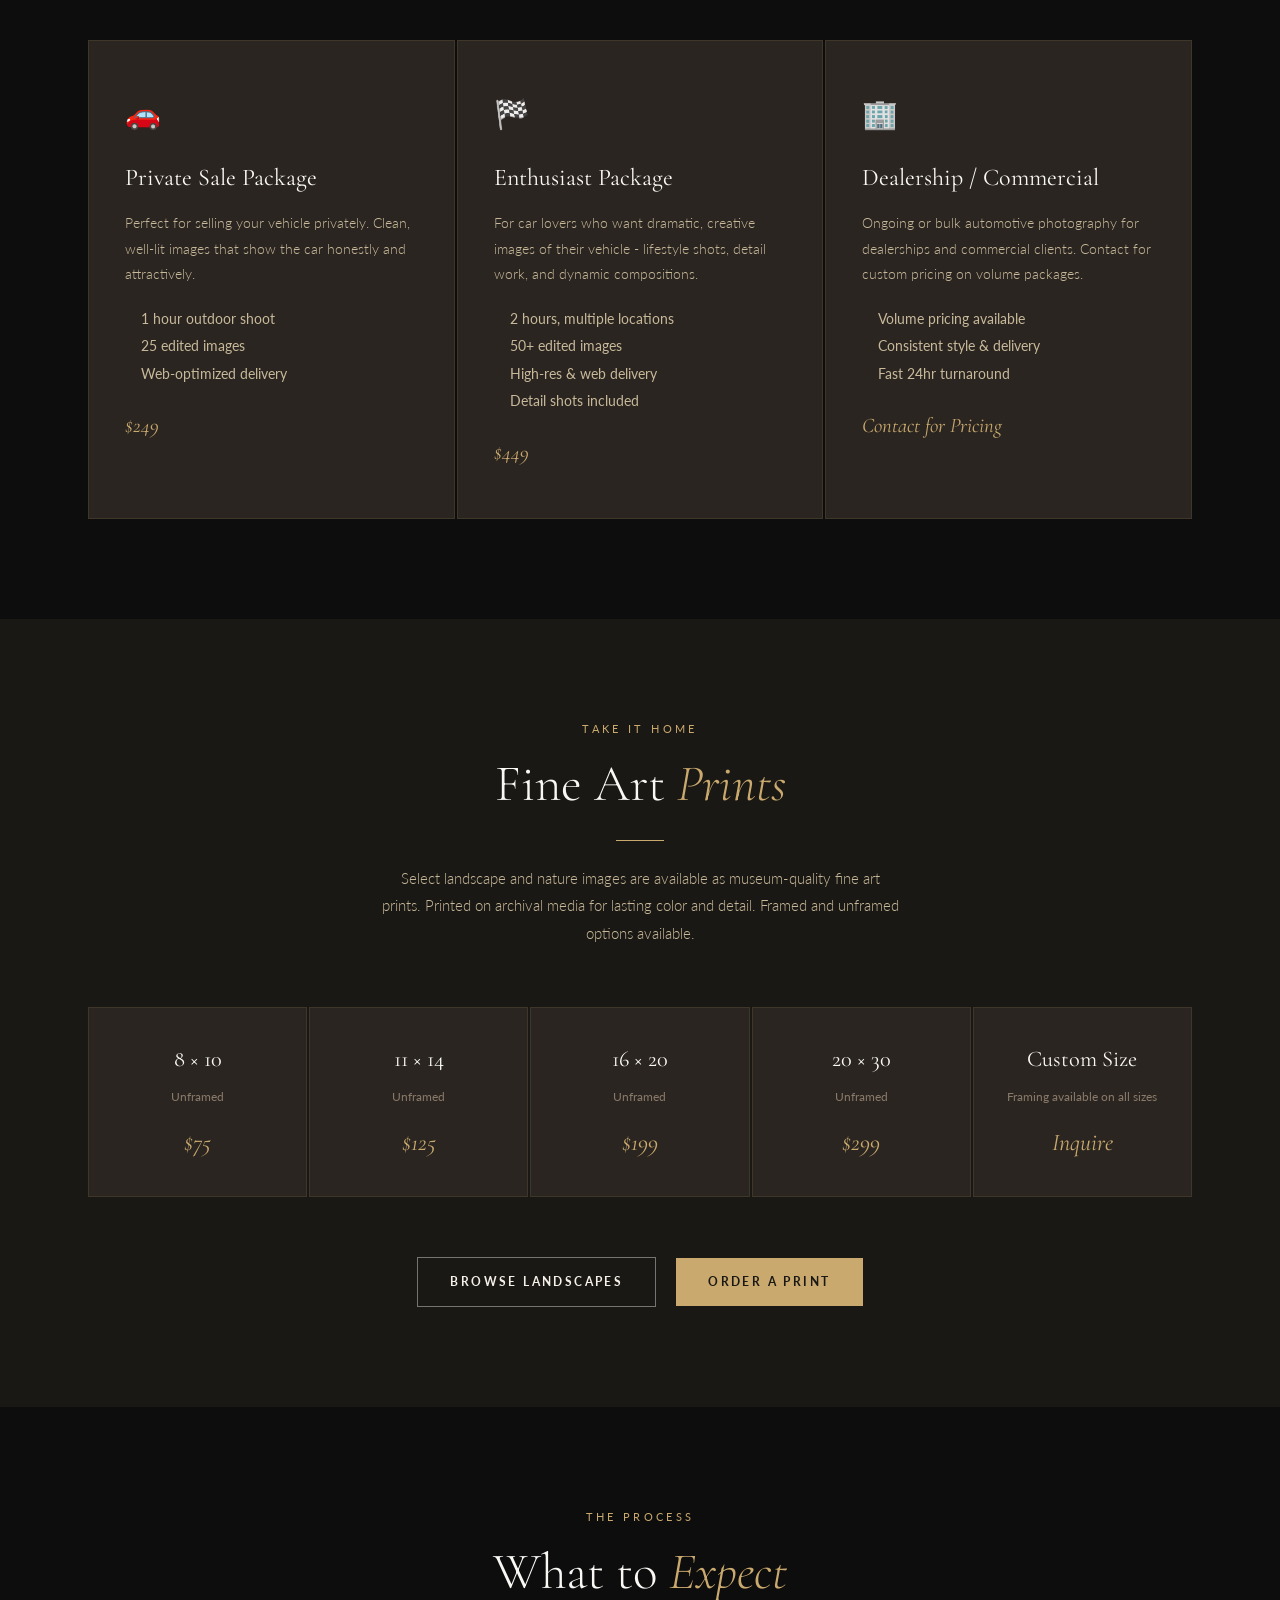
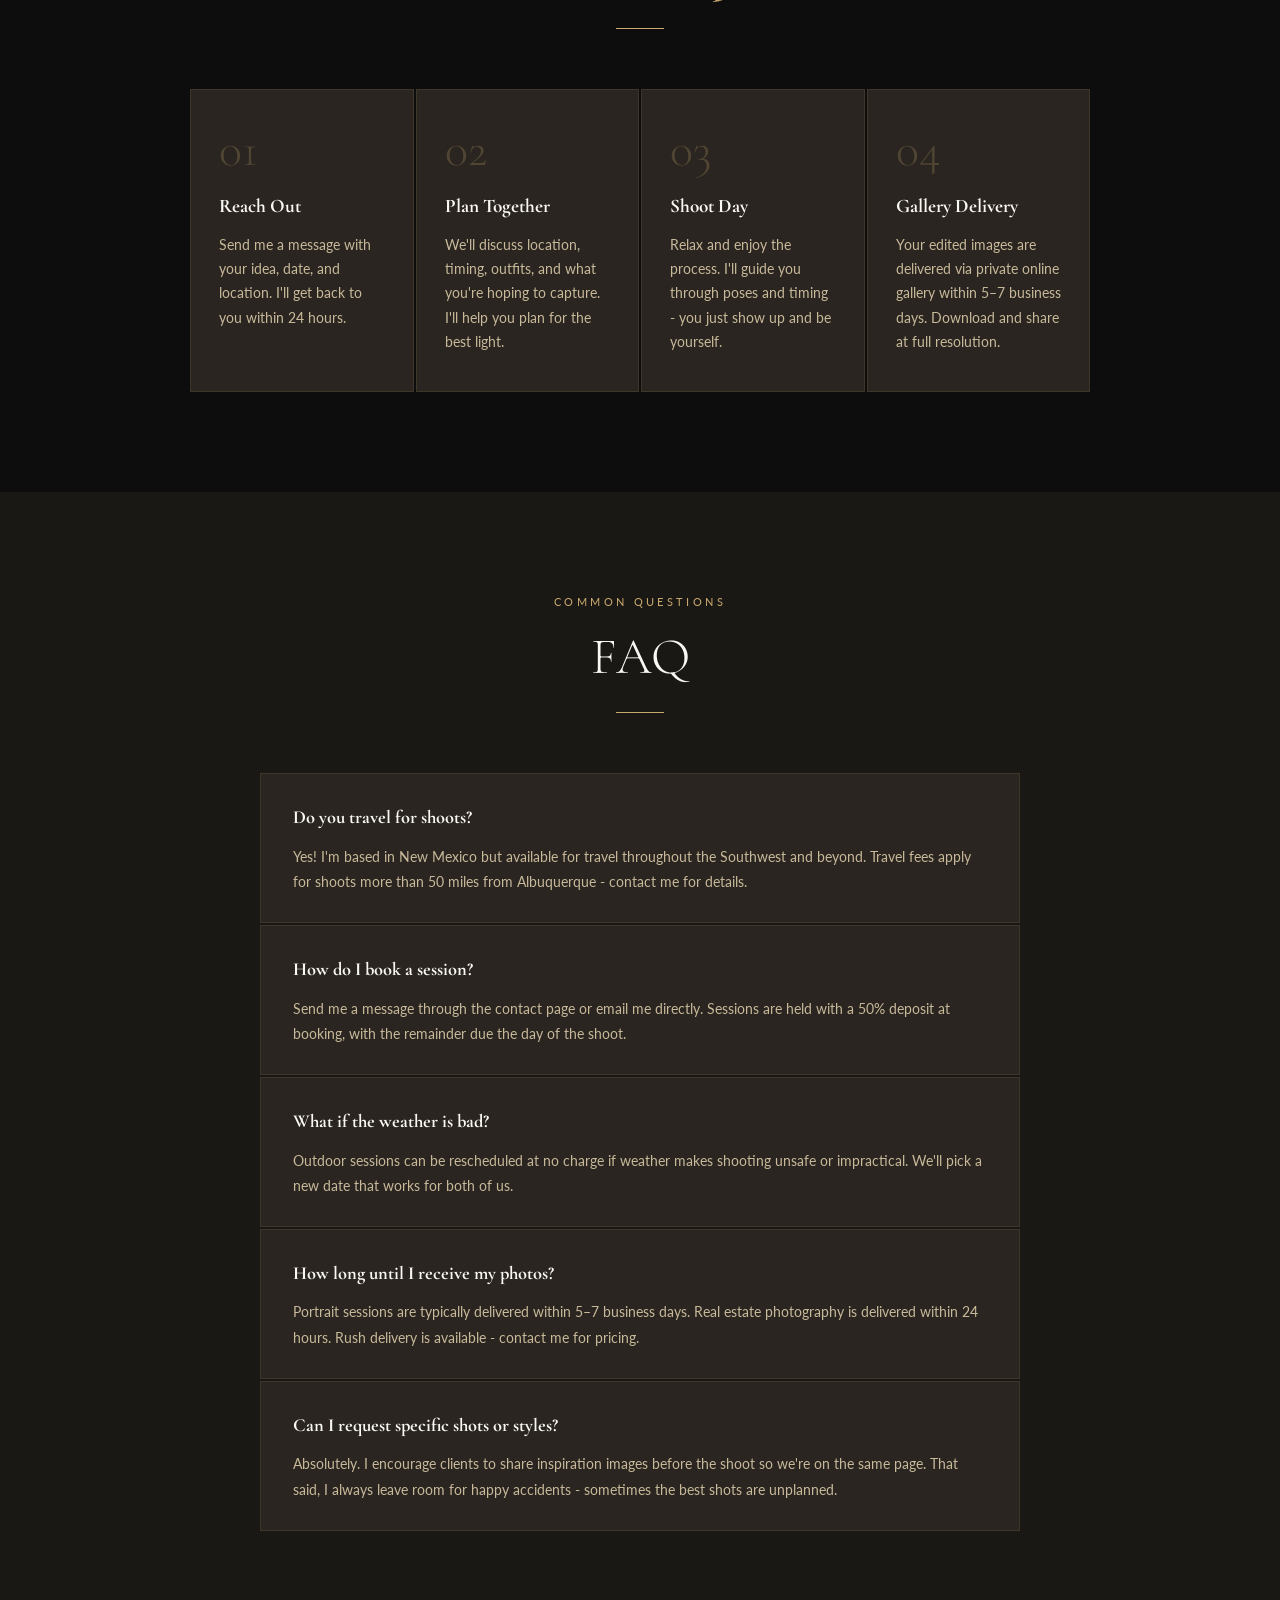
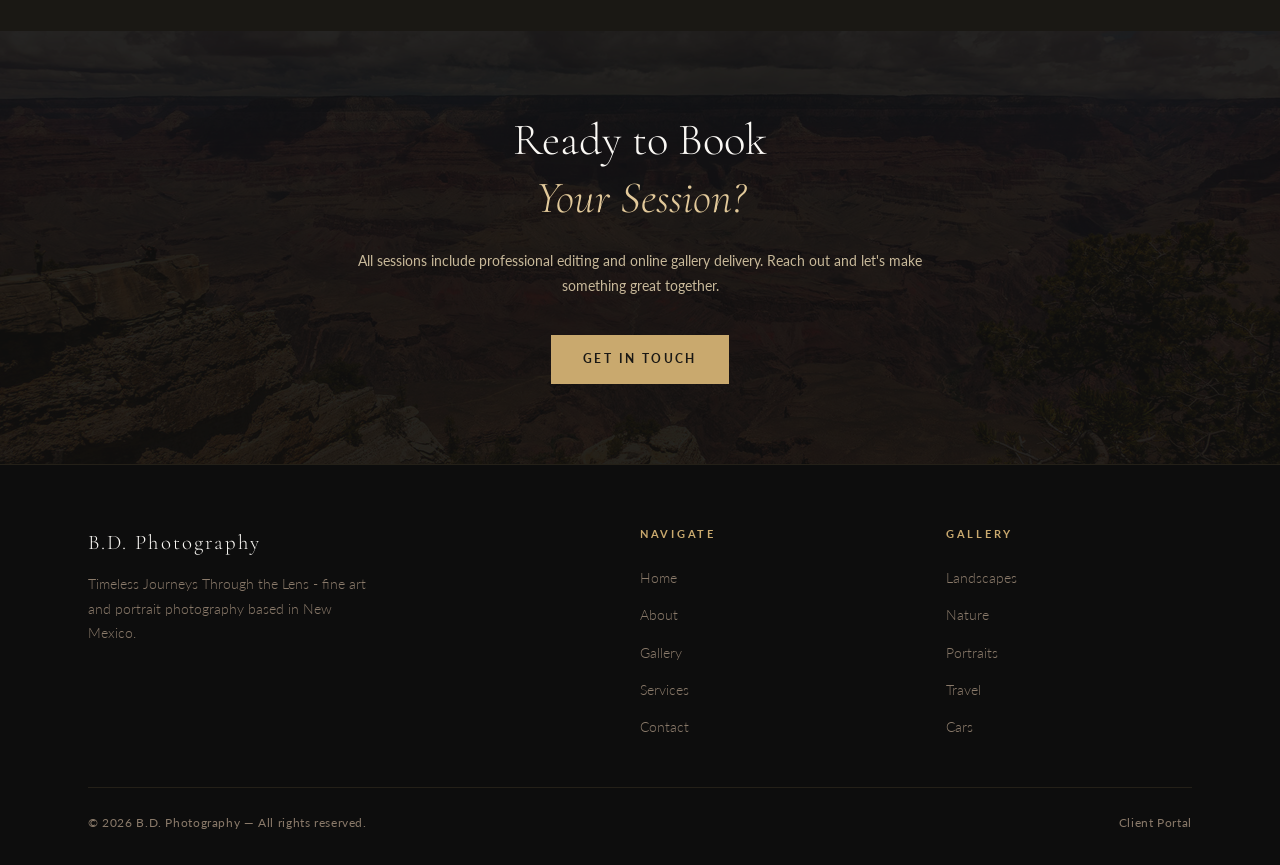
<file: services.html>
<!DOCTYPE html>
<html lang="en">
<head>
   <meta charset="UTF-8">
   <meta name="viewport" content="width=device-width, initial-scale=1.0">
   <title>Services & Pricing - B.D. Photography</title>
   <meta name="description" content="Photography services and pricing from B.D. Photography - portraits, real estate, automotive, and fine art prints based in New Mexico.">
   <link rel="stylesheet" href="css/styles.css">
</head>
<body>

   <!-- Navigation -->
   <nav class="nav" id="mainNav" aria-label="Main navigation">
      <a href="index.html" class="nav-logo">B.D.<span> Photography</span></a>
      <button class="nav-toggle" id="navToggle" aria-label="Toggle navigation" aria-expanded="false">
         <span></span>
         <span></span>
         <span></span>
      </button>
      <ul class="nav-links" id="navLinks">
         <li><a href="about.html">About</a></li>
         <li><a href="services.html" class="active" aria-current="page">Services</a></li>
         <li><a href="gallery/index.html">Gallery</a></li>
         <li><a href="contact.html">Contact</a></li>
         <li><a href="client/index.html">Client Portal</a></li>
      </ul>
   </nav>

   <!-- Page Hero -->
   <header style="position:relative; height:60vh; min-height:400px; overflow:hidden;
                  display:flex; align-items:flex-end; justify-content:flex-start;" role="banner">
      <img src="images/slideshow/slideshow-4.jpg"
           alt="Photography services by B.D. Photography"
           style="position:absolute; inset:0; width:100%; height:100%;
                  object-fit:cover; object-position:center;">
      <div style="position:absolute; inset:0;
                  background:linear-gradient(to bottom, rgba(13,13,13,0.2) 0%, rgba(13,13,13,0.75) 100%);"></div>
      <div class="services-hero-text" style="position:relative; z-index:1; padding:0 80px 60px;">
         <span style="display:block; font-size:0.7rem; letter-spacing:0.3em;
                      text-transform:uppercase; color:var(--gold); margin-bottom:12px;">
            Work With Me
         </span>
         <h1 style="font-family:'Cormorant Garamond',serif; font-size:clamp(2.5rem,5vw,4rem);
                    font-weight:300; color:var(--warm-white); line-height:1.1;">
            Services &amp; <em style="font-style:italic; color:var(--gold-light);">Pricing</em>
         </h1>
      </div>
   </header>

   <main>

      <!-- Intro -->
      <section class="section section-dark" aria-labelledby="services-intro-heading">
         <div class="container" style="text-align:center; max-width:700px; margin:0 auto;">
            <div class="fade-up">
               <span class="section-eyebrow">What I Offer</span>
               <h2 class="section-title" id="services-intro-heading">
                  Every Session,<br><em>Every Story</em>
               </h2>
               <div class="section-divider" style="margin:24px auto;"></div>
               <p class="section-subtitle" style="margin:0 auto;">
                  From intimate portrait sessions to fast-turnaround real estate shoots,
                  I bring the same attention to light, composition, and detail to every job.
                  All packages include professional editing and online delivery.
               </p>
            </div>
         </div>
      </section>

      <!-- Portrait Sessions -->
      <section class="section section-black" aria-labelledby="portrait-heading">
         <div class="container">
            <div class="fade-up">
               <span class="section-eyebrow">Session Type</span>
               <h2 class="section-title" id="portrait-heading">
                  Portrait <em>Sessions</em>
               </h2>
               <div class="section-divider"></div>
               <p class="section-subtitle" style="margin-bottom:48px;">
                  Individual, couple, family, and pet portrait sessions available.
                  Studio or on-location across New Mexico.
               </p>
            </div>

            <div style="display:grid; grid-template-columns:repeat(auto-fit, minmax(260px,1fr));
                        gap:2px;" class="fade-up">

               <!-- Mini -->
               <div class="service-card">
                  <span class="service-icon" aria-hidden="true">✦</span>
                  <h3>Mini Session</h3>
                  <p>Perfect for individuals, updated headshots, or a quick family update.
                     Fast, fun, and focused.</p>
                  <ul style="margin:0 0 20px 16px; font-size:0.85rem;
                              color:var(--text-cream); line-height:2;">
                     <li>30 minutes on-location</li>
                     <li>1 outfit / look</li>
                     <li>15 edited digital images</li>
                     <li>Online gallery delivery</li>
                  </ul>
                  <span class="service-price">$150</span>
               </div>

               <!-- Standard -->
               <div class="service-card" style="border-color:rgba(201,169,110,0.4);">
                  <span class="service-icon" aria-hidden="true">🎭</span>
                  <h3>Standard Session</h3>
                  <p>The most popular option - plenty of time to relax, explore different
                     looks, and capture a full range of images.</p>
                  <ul style="margin:0 0 20px 16px; font-size:0.85rem;
                              color:var(--text-cream); line-height:2;">
                     <li>1 hour on-location</li>
                     <li>2 outfits / looks</li>
                     <li>30 edited digital images</li>
                     <li>Online gallery delivery</li>
                     <li>Print release included</li>
                  </ul>
                  <span class="service-price">$250</span>
               </div>

               <!-- Premium -->
               <div class="service-card">
                  <span class="service-icon" aria-hidden="true">👑</span>
                  <h3>Premium Session</h3>
                  <p>For families, extended shoots, or clients who want the full experience
                     across multiple locations and looks.</p>
                  <ul style="margin:0 0 20px 16px; font-size:0.85rem;
                              color:var(--text-cream); line-height:2;">
                     <li>2 hours on-location</li>
                     <li>Unlimited outfits / looks</li>
                     <li>60+ edited digital images</li>
                     <li>Online gallery delivery</li>
                     <li>Print release included</li>
                     <li>One 8x10 print included</li>
                  </ul>
                  <span class="service-price">$400</span>
               </div>

            </div>
         </div>
      </section>

      <!-- Real Estate -->
      <section class="section section-dark" aria-labelledby="realestate-heading">
         <div class="container">
            <div style="display:grid; grid-template-columns:1fr 1fr; gap:80px; align-items:start;">

               <div class="fade-up">
                  <span class="section-eyebrow">Session Type</span>
                  <h2 class="section-title" id="realestate-heading">
                     Real Estate <em>Photography</em>
                  </h2>
                  <div class="section-divider"></div>
                  <p class="section-subtitle" style="margin-bottom:36px;">
                     Fast turnaround real estate photography for agents, brokers,
                     and homeowners across New Mexico. MLS-ready images delivered
                     within 24 hours.
                  </p>
                  <div style="display:flex; flex-direction:column; gap:0;">
                     <div style="padding:20px 0; border-bottom:1px solid var(--border-light);
                                 display:flex; justify-content:space-between; align-items:center;">
                        <div>
                           <p style="font-family:'Cormorant Garamond',serif; font-size:1.1rem;
                                     color:var(--warm-white); margin:0 0 4px;">
                              Standard (under 2,000 sq ft)
                           </p>
                           <p style="font-size:0.82rem; color:var(--text-light); margin:0;">
                              20+ edited photos, 24hr delivery
                           </p>
                        </div>
                        <span style="font-family:'Cormorant Garamond',serif; font-size:1.3rem;
                                     color:var(--gold); font-style:italic; white-space:nowrap;
                                     margin-left:20px;">$199</span>
                     </div>
                     <div style="padding:20px 0; border-bottom:1px solid var(--border-light);
                                 display:flex; justify-content:space-between; align-items:center;">
                        <div>
                           <p style="font-family:'Cormorant Garamond',serif; font-size:1.1rem;
                                     color:var(--warm-white); margin:0 0 4px;">
                              Large Home (2,000–4,000 sq ft)
                           </p>
                           <p style="font-size:0.82rem; color:var(--text-light); margin:0;">
                              35+ edited photos, 24hr delivery
                           </p>
                        </div>
                        <span style="font-family:'Cormorant Garamond',serif; font-size:1.3rem;
                                     color:var(--gold); font-style:italic; white-space:nowrap;
                                     margin-left:20px;">$299</span>
                     </div>
                     <div style="padding:20px 0; border-bottom:1px solid var(--border-light);
                                 display:flex; justify-content:space-between; align-items:center;">
                        <div>
                           <p style="font-family:'Cormorant Garamond',serif; font-size:1.1rem;
                                     color:var(--warm-white); margin:0 0 4px;">
                              Luxury / Estate (4,000+ sq ft)
                           </p>
                           <p style="font-size:0.82rem; color:var(--text-light); margin:0;">
                              50+ edited photos, twilight shot included
                           </p>
                        </div>
                        <span style="font-family:'Cormorant Garamond',serif; font-size:1.3rem;
                                     color:var(--gold); font-style:italic; white-space:nowrap;
                                     margin-left:20px;">$449</span>
                     </div>
                     <div style="padding:20px 0;
                                 display:flex; justify-content:space-between; align-items:center;">
                        <div>
                           <p style="font-family:'Cormorant Garamond',serif; font-size:1.1rem;
                                     color:var(--warm-white); margin:0 0 4px;">
                              Aerial / Drone Add-on
                           </p>
                           <p style="font-size:0.82rem; color:var(--text-light); margin:0;">
                              10+ aerial images, FAA compliant
                           </p>
                        </div>
                        <span style="font-family:'Cormorant Garamond',serif; font-size:1.3rem;
                                     color:var(--gold); font-style:italic; white-space:nowrap;
                                     margin-left:20px;">+$150</span>
                     </div>
                  </div>
               </div>

               <div class="fade-up" style="position:relative; margin-top:40px;">
                  <div style="aspect-ratio:4/5; background-color:var(--dark-mid);
                              overflow:hidden; display:flex; align-items:center;
                              justify-content:center; flex-direction:column;
                              gap:12px; color:var(--text-light);">
                     <span style="font-size:3rem;">🏡</span>
                     <span style="font-size:0.75rem; letter-spacing:0.15em; text-transform:uppercase;">
                        Add a real estate sample
                     </span>
                     <span style="font-size:0.65rem; opacity:0.6;">images/gallery/realestate/sample.jpg</span>
                  </div>
                  <div style="position:absolute; top:-12px; right:-12px; bottom:12px; left:12px;
                              border:1px solid var(--border); z-index:-1; pointer-events:none;"></div>
               </div>

            </div>
         </div>
      </section>

      <!-- Automotive -->
      <section class="section section-black" aria-labelledby="auto-heading">
         <div class="container">
            <div class="fade-up">
               <span class="section-eyebrow">Session Type</span>
               <h2 class="section-title" id="auto-heading">
                  Automotive <em>Photography</em>
               </h2>
               <div class="section-divider"></div>
               <p class="section-subtitle" style="margin-bottom:48px;">
                  Detail and lifestyle automotive photography for private sellers,
                  dealerships, and enthusiasts. Indoor studio or dramatic outdoor
                  New Mexico locations available.
               </p>
            </div>

            <div style="display:grid; grid-template-columns:repeat(auto-fit, minmax(260px,1fr));
                        gap:2px;" class="fade-up">
               <div class="service-card">
                  <span class="service-icon" aria-hidden="true">🚗</span>
                  <h3>Private Sale Package</h3>
                  <p>Perfect for selling your vehicle privately. Clean, well-lit images
                     that show the car honestly and attractively.</p>
                  <ul style="margin:0 0 20px 16px; font-size:0.85rem;
                              color:var(--text-cream); line-height:2;">
                     <li>1 hour outdoor shoot</li>
                     <li>25 edited images</li>
                     <li>Web-optimized delivery</li>
                  </ul>
                  <span class="service-price">$249</span>
               </div>
               <div class="service-card">
                  <span class="service-icon" aria-hidden="true">🏁</span>
                  <h3>Enthusiast Package</h3>
                  <p>For car lovers who want dramatic, creative images of their vehicle -
                     lifestyle shots, detail work, and dynamic compositions.</p>
                  <ul style="margin:0 0 20px 16px; font-size:0.85rem;
                              color:var(--text-cream); line-height:2;">
                     <li>2 hours, multiple locations</li>
                     <li>50+ edited images</li>
                     <li>High-res &amp; web delivery</li>
                     <li>Detail shots included</li>
                  </ul>
                  <span class="service-price">$449</span>
               </div>
               <div class="service-card">
                  <span class="service-icon" aria-hidden="true">🏢</span>
                  <h3>Dealership / Commercial</h3>
                  <p>Ongoing or bulk automotive photography for dealerships and
                     commercial clients. Contact for custom pricing on volume packages.</p>
                  <ul style="margin:0 0 20px 16px; font-size:0.85rem;
                              color:var(--text-cream); line-height:2;">
                     <li>Volume pricing available</li>
                     <li>Consistent style &amp; delivery</li>
                     <li>Fast 24hr turnaround</li>
                  </ul>
                  <span class="service-price">Contact for Pricing</span>
               </div>
            </div>
         </div>
      </section>

      <!-- Fine Art Prints -->
      <section class="section section-dark" aria-labelledby="prints-heading">
         <div class="container">
            <div class="fade-up" style="text-align:center; max-width:600px; margin:0 auto 60px;">
               <span class="section-eyebrow">Take It Home</span>
               <h2 class="section-title" id="prints-heading">
                  Fine Art <em>Prints</em>
               </h2>
               <div class="section-divider" style="margin:24px auto;"></div>
               <p class="section-subtitle" style="margin:0 auto;">
                  Select landscape and nature images are available as museum-quality
                  fine art prints. Printed on archival media for lasting color and
                  detail. Framed and unframed options available.
               </p>
            </div>

            <div style="display:grid; grid-template-columns:repeat(auto-fit, minmax(200px,1fr));
                        gap:2px; margin-bottom:60px;" class="fade-up">
               <div style="background-color:var(--dark-mid); padding:32px 24px; text-align:center;
                            border:1px solid var(--border-light);">
                  <p style="font-family:'Cormorant Garamond',serif; font-size:1.4rem;
                             color:var(--warm-white); margin-bottom:8px;">8 &times; 10</p>
                  <p style="font-size:0.78rem; color:var(--text-light); margin-bottom:16px;">
                     Unframed
                  </p>
                  <span style="font-family:'Cormorant Garamond',serif; font-size:1.5rem;
                                color:var(--gold); font-style:italic;">$75</span>
               </div>
               <div style="background-color:var(--dark-mid); padding:32px 24px; text-align:center;
                            border:1px solid var(--border-light);">
                  <p style="font-family:'Cormorant Garamond',serif; font-size:1.4rem;
                             color:var(--warm-white); margin-bottom:8px;">11 &times; 14</p>
                  <p style="font-size:0.78rem; color:var(--text-light); margin-bottom:16px;">
                     Unframed
                  </p>
                  <span style="font-family:'Cormorant Garamond',serif; font-size:1.5rem;
                                color:var(--gold); font-style:italic;">$125</span>
               </div>
               <div style="background-color:var(--dark-mid); padding:32px 24px; text-align:center;
                            border:1px solid var(--border-light);">
                  <p style="font-family:'Cormorant Garamond',serif; font-size:1.4rem;
                             color:var(--warm-white); margin-bottom:8px;">16 &times; 20</p>
                  <p style="font-size:0.78rem; color:var(--text-light); margin-bottom:16px;">
                     Unframed
                  </p>
                  <span style="font-family:'Cormorant Garamond',serif; font-size:1.5rem;
                                color:var(--gold); font-style:italic;">$199</span>
               </div>
               <div style="background-color:var(--dark-mid); padding:32px 24px; text-align:center;
                            border:1px solid var(--border-light);">
                  <p style="font-family:'Cormorant Garamond',serif; font-size:1.4rem;
                             color:var(--warm-white); margin-bottom:8px;">20 &times; 30</p>
                  <p style="font-size:0.78rem; color:var(--text-light); margin-bottom:16px;">
                     Unframed
                  </p>
                  <span style="font-family:'Cormorant Garamond',serif; font-size:1.5rem;
                                color:var(--gold); font-style:italic;">$299</span>
               </div>
               <div style="background-color:var(--dark-mid); padding:32px 24px; text-align:center;
                            border:1px solid var(--border-light);">
                  <p style="font-family:'Cormorant Garamond',serif; font-size:1.4rem;
                             color:var(--warm-white); margin-bottom:8px;">Custom Size</p>
                  <p style="font-size:0.78rem; color:var(--text-light); margin-bottom:16px;">
                     Framing available on all sizes
                  </p>
                  <span style="font-family:'Cormorant Garamond',serif; font-size:1.5rem;
                                color:var(--gold); font-style:italic;">Inquire</span>
               </div>
            </div>

            <div class="fade-up" style="text-align:center;">
               <a href="gallery/landscapes.html" class="btn btn-outline" style="margin-right:16px;">
                  Browse Landscapes
               </a>
               <a href="contact.html" class="btn btn-gold">Order a Print</a>
            </div>
         </div>
      </section>

      <!-- What to Expect -->
      <section class="section section-black" aria-labelledby="process-heading">
         <div class="container">
            <div class="fade-up" style="text-align:center; max-width:600px; margin:0 auto 60px;">
               <span class="section-eyebrow">The Process</span>
               <h2 class="section-title" id="process-heading">
                  What to <em>Expect</em>
               </h2>
               <div class="section-divider" style="margin:24px auto;"></div>
            </div>

            <div style="display:grid; grid-template-columns:repeat(auto-fit, minmax(220px,1fr));
                        gap:2px; max-width:900px; margin:0 auto;" class="fade-up">

               <div style="background-color:var(--dark-mid); padding:36px 28px;
                            border:1px solid var(--border-light); position:relative;">
                  <div style="font-family:'Cormorant Garamond',serif; font-size:3rem;
                               font-weight:300; color:var(--border); line-height:1;
                               margin-bottom:16px;">01</div>
                  <h3 style="font-family:'Cormorant Garamond',serif; font-size:1.2rem;
                              color:var(--warm-white); margin-bottom:10px;">Reach Out</h3>
                  <p style="font-size:0.85rem; color:var(--text-cream); line-height:1.8; margin:0;">
                     Send me a message with your idea, date, and location. I'll get
                     back to you within 24 hours.
                  </p>
               </div>

               <div style="background-color:var(--dark-mid); padding:36px 28px;
                            border:1px solid var(--border-light);">
                  <div style="font-family:'Cormorant Garamond',serif; font-size:3rem;
                               font-weight:300; color:var(--border); line-height:1;
                               margin-bottom:16px;">02</div>
                  <h3 style="font-family:'Cormorant Garamond',serif; font-size:1.2rem;
                              color:var(--warm-white); margin-bottom:10px;">Plan Together</h3>
                  <p style="font-size:0.85rem; color:var(--text-cream); line-height:1.8; margin:0;">
                     We'll discuss location, timing, outfits, and what you're hoping
                     to capture. I'll help you plan for the best light.
                  </p>
               </div>

               <div style="background-color:var(--dark-mid); padding:36px 28px;
                            border:1px solid var(--border-light);">
                  <div style="font-family:'Cormorant Garamond',serif; font-size:3rem;
                               font-weight:300; color:var(--border); line-height:1;
                               margin-bottom:16px;">03</div>
                  <h3 style="font-family:'Cormorant Garamond',serif; font-size:1.2rem;
                              color:var(--warm-white); margin-bottom:10px;">Shoot Day</h3>
                  <p style="font-size:0.85rem; color:var(--text-cream); line-height:1.8; margin:0;">
                     Relax and enjoy the process. I'll guide you through poses and
                     timing - you just show up and be yourself.
                  </p>
               </div>

               <div style="background-color:var(--dark-mid); padding:36px 28px;
                            border:1px solid var(--border-light);">
                  <div style="font-family:'Cormorant Garamond',serif; font-size:3rem;
                               font-weight:300; color:var(--border); line-height:1;
                               margin-bottom:16px;">04</div>
                  <h3 style="font-family:'Cormorant Garamond',serif; font-size:1.2rem;
                              color:var(--warm-white); margin-bottom:10px;">Gallery Delivery</h3>
                  <p style="font-size:0.85rem; color:var(--text-cream); line-height:1.8; margin:0;">
                     Your edited images are delivered via private online gallery within
                     5–7 business days. Download and share at full resolution.
                  </p>
               </div>

            </div>
         </div>
      </section>

      <!-- FAQ -->
      <section class="section section-dark" aria-labelledby="faq-heading">
         <div class="container">
            <div class="fade-up" style="text-align:center; max-width:600px; margin:0 auto 60px;">
               <span class="section-eyebrow">Common Questions</span>
               <h2 class="section-title" id="faq-heading">
                  FAQ
               </h2>
               <div class="section-divider" style="margin:24px auto;"></div>
            </div>

            <div style="max-width:760px; margin:0 auto; display:flex;
                        flex-direction:column; gap:2px;" class="fade-up">

               <div style="background-color:var(--dark-mid); padding:28px 32px;
                            border:1px solid var(--border-light);">
                  <h3 style="font-family:'Cormorant Garamond',serif; font-size:1.15rem;
                              color:var(--warm-white); margin-bottom:10px;">
                     Do you travel for shoots?
                  </h3>
                  <p style="font-size:0.88rem; color:var(--text-cream); line-height:1.8; margin:0;">
                     Yes! I'm based in New Mexico but available for travel throughout the
                     Southwest and beyond. Travel fees apply for shoots more than 50 miles
                     from Albuquerque - contact me for details.
                  </p>
               </div>

               <div style="background-color:var(--dark-mid); padding:28px 32px;
                            border:1px solid var(--border-light);">
                  <h3 style="font-family:'Cormorant Garamond',serif; font-size:1.15rem;
                              color:var(--warm-white); margin-bottom:10px;">
                     How do I book a session?
                  </h3>
                  <p style="font-size:0.88rem; color:var(--text-cream); line-height:1.8; margin:0;">
                     Send me a message through the contact page or email me directly.
                     Sessions are held with a 50% deposit at booking, with the remainder
                     due the day of the shoot.
                  </p>
               </div>

               <div style="background-color:var(--dark-mid); padding:28px 32px;
                            border:1px solid var(--border-light);">
                  <h3 style="font-family:'Cormorant Garamond',serif; font-size:1.15rem;
                              color:var(--warm-white); margin-bottom:10px;">
                     What if the weather is bad?
                  </h3>
                  <p style="font-size:0.88rem; color:var(--text-cream); line-height:1.8; margin:0;">
                     Outdoor sessions can be rescheduled at no charge if weather makes
                     shooting unsafe or impractical. We'll pick a new date that works
                     for both of us.
                  </p>
               </div>

               <div style="background-color:var(--dark-mid); padding:28px 32px;
                            border:1px solid var(--border-light);">
                  <h3 style="font-family:'Cormorant Garamond',serif; font-size:1.15rem;
                              color:var(--warm-white); margin-bottom:10px;">
                     How long until I receive my photos?
                  </h3>
                  <p style="font-size:0.88rem; color:var(--text-cream); line-height:1.8; margin:0;">
                     Portrait sessions are typically delivered within 5–7 business days.
                     Real estate photography is delivered within 24 hours. Rush delivery
                     is available - contact me for pricing.
                  </p>
               </div>

               <div style="background-color:var(--dark-mid); padding:28px 32px;
                            border:1px solid var(--border-light);">
                  <h3 style="font-family:'Cormorant Garamond',serif; font-size:1.15rem;
                              color:var(--warm-white); margin-bottom:10px;">
                     Can I request specific shots or styles?
                  </h3>
                  <p style="font-size:0.88rem; color:var(--text-cream); line-height:1.8; margin:0;">
                     Absolutely. I encourage clients to share inspiration images before
                     the shoot so we're on the same page. That said, I always leave
                     room for happy accidents - sometimes the best shots are unplanned.
                  </p>
               </div>

            </div>
         </div>
      </section>

      <!-- CTA -->
      <section style="position:relative; overflow:hidden; min-height:380px;
                      display:flex; align-items:center; justify-content:center;
                      text-align:center; padding:80px 40px;"
               aria-labelledby="services-cta-heading">
         <div style="position:absolute; inset:0; z-index:0;">
            <img src="images/slideshow/slideshow-2.jpg" alt="" aria-hidden="true"
                 style="width:100%; height:100%; object-fit:cover; opacity:0.3;">
         </div>
         <div style="position:absolute; inset:0; background:rgba(13,13,13,0.7); z-index:1;"></div>
         <div style="position:relative; z-index:2; max-width:600px;" class="fade-up">
            <h2 style="font-family:'Cormorant Garamond',serif; font-size:clamp(1.8rem,3.5vw,2.8rem);
                       font-weight:300; color:var(--warm-white); margin-bottom:20px;
                       line-height:1.3;" id="services-cta-heading">
               Ready to Book<br><em style="color:var(--gold-light);">Your Session?</em>
            </h2>
            <p style="font-size:0.9rem; color:var(--text-cream); margin-bottom:36px;
                      line-height:1.8;">
               All sessions include professional editing and online gallery delivery.
               Reach out and let's make something great together.
            </p>
            <a href="contact.html" class="btn btn-gold">Get In Touch</a>
         </div>
      </section>

   </main>

   <!-- Footer -->
   <footer>
      <div class="container">
         <div class="footer-grid">
            <div class="footer-brand">
               <h3>B.D. Photography</h3>
               <p>Timeless Journeys Through the Lens - fine art and portrait photography
                  based in New Mexico.</p>
            </div>
            <div class="footer-col">
               <h4>Navigate</h4>
               <ul>
                  <li><a href="index.html">Home</a></li>
                  <li><a href="about.html">About</a></li>
                  <li><a href="gallery/index.html">Gallery</a></li>
                  <li><a href="services.html">Services</a></li>
                  <li><a href="contact.html">Contact</a></li>
               </ul>
            </div>
            <div class="footer-col">
               <h4>Gallery</h4>
               <ul>
                  <li><a href="gallery/landscapes.html">Landscapes</a></li>
                  <li><a href="gallery/nature.html">Nature</a></li>
                  <li><a href="gallery/portraits.html">Portraits</a></li>
                  <li><a href="gallery/travel.html">Travel</a></li>
                  <li><a href="gallery/cars.html">Cars</a></li>
               </ul>
            </div>
         </div>
         <div class="footer-bottom">
            <p>&copy; 2026 B.D. Photography &mdash; All rights reserved.</p>
            <p><a href="client/index.html" style="color:var(--text-light);">Client Portal</a></p>
         </div>
      </div>
   </footer>

   <style>
      @media (max-width: 768px) {
         .services-hero-text { padding: 0 24px 40px !important; }
         div[style*="grid-template-columns:1fr 1fr"] {
            grid-template-columns: 1fr !important;
            gap: 40px !important;
         }
      }
   </style>

   <script src="js/main.js"></script>
</body>
</html>
</file>
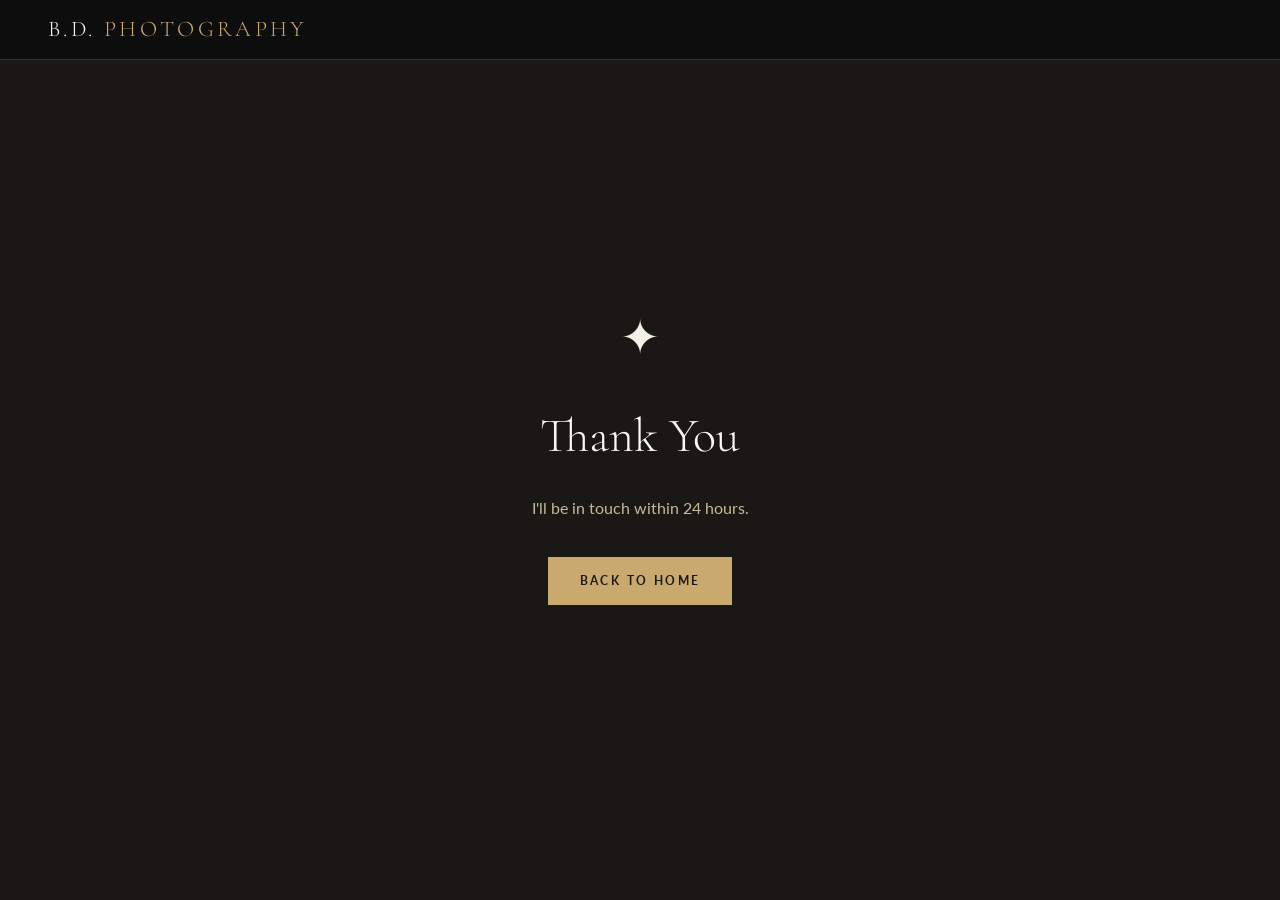
<file: thank-you.html>
<!DOCTYPE html>
<html lang="en">
<head>
   <meta charset="UTF-8">
   <title>Thank You — B.D. Photography</title>
   <link rel="stylesheet" href="css/styles.css">
</head>
<body>
   <nav class="nav scrolled" id="mainNav" aria-label="Main navigation">
      <a href="index.html" class="nav-logo">B.D.<span> Photography</span></a>
   </nav>
   <div style="min-height:100vh; display:flex; align-items:center;
               justify-content:center; text-align:center; padding:40px;">
      <div>
         <p style="font-size:3rem; margin-bottom:20px;">✦</p>
         <h1 style="font-family:'Cormorant Garamond',serif; font-size:3rem;
                    font-weight:300; color:var(--warm-white); margin-bottom:16px;">
            Thank You
         </h1>
         <p style="color:var(--text-cream); margin-bottom:36px;">
            I'll be in touch within 24 hours.
         </p>
         <a href="index.html" class="btn btn-gold">Back to Home</a>
      </div>
   </div>
   <script src="js/main.js"></script>
</body>
</html>
</file>
<file: css/styles.css>
/* =============================================
   B.D. Photography - styles.css
   Warm editorial, luxury nature photography
   ============================================= */

@import url('https://fonts.googleapis.com/css2?family=Cormorant+Garamond:ital,wght@0,300;0,400;0,600;1,300;1,400&family=Lato:wght@300;400;700&display=swap');

/* =============================================
   CSS VARIABLES
   ============================================= */
:root {
   --black:        #0d0d0d;
   --dark:         #1a1814;
   --dark-mid:     #2a2520;
   --earth:        #8b6f47;
   --earth-light:  #b8956a;
   --gold:         #c9a96e;
   --gold-light:   #e2c99a;
   --cream:        #f5f0e8;
   --cream-dark:   #ede5d8;
   --warm-white:   #faf8f4;
   --text-dark:    #1a1814;
   --text-mid:     #4a4035;
   --text-light:   #8a7a6a;
   --text-cream:   #c8b99a;
   --border:       rgba(201,169,110,0.25);
   --border-light: rgba(201,169,110,0.12);

   --font-display: 'Cormorant Garamond', Georgia, serif;
   --font-body:    'Lato', sans-serif;

   --transition:      all 0.4s cubic-bezier(0.25, 0.46, 0.45, 0.94);
   --transition-fast: all 0.2s ease;
}

/* =============================================
   RESET & BASE
   ============================================= */
*, *::before, *::after {
   box-sizing: border-box;
   margin: 0;
   padding: 0;
}

html { scroll-behavior: smooth; font-size: 16px; }

body {
   background-color: var(--dark);
   font-family: var(--font-body);
   color: var(--cream);
   line-height: 1.7;
   overflow-x: hidden;
}

img  { display: block; max-width: 100%; }
a    { color: inherit; text-decoration: none; transition: var(--transition-fast); }
ul   { list-style: none; }

/* =============================================
   NAVIGATION
   ============================================= */
.nav {
   position: fixed;
   top: 0; left: 0; right: 0;
   z-index: 1000;
   padding: 0 48px;
   height: 72px;
   display: flex;
   align-items: center;
   justify-content: space-between;
   transition: var(--transition);
}

.nav.scrolled {
   background-color: rgba(13,13,13,0.95);
   backdrop-filter: blur(12px);
   -webkit-backdrop-filter: blur(12px);
   border-bottom: 1px solid var(--border);
   height: 60px;
}

.nav-logo {
   font-family: var(--font-display);
   font-size: 1.4rem;
   font-weight: 300;
   letter-spacing: 0.15em;
   color: var(--warm-white);
   text-transform: uppercase;
}

.nav-logo span { color: var(--gold); }

.nav-links {
   display: flex;
   gap: 36px;
   align-items: center;
}

.nav-links a {
   font-family: var(--font-body);
   font-size: 0.78rem;
   font-weight: 400;
   letter-spacing: 0.18em;
   text-transform: uppercase;
   color: var(--cream-dark);
   position: relative;
   padding-bottom: 3px;
}

.nav-links a::after {
   content: '';
   position: absolute;
   bottom: 0; left: 0;
   width: 0; height: 1px;
   background-color: var(--gold);
   transition: width 0.3s ease;
}

.nav-links a:hover        { color: var(--gold-light); }
.nav-links a:hover::after,
.nav-links a.active::after { width: 100%; }
.nav-links a.active        { color: var(--gold); }

.nav-toggle {
   display: none;
   flex-direction: column;
   gap: 6px;
   background: none;
   border: none;
   cursor: pointer;
   padding: 4px;
   z-index: 1001;
}

.nav-toggle span {
   display: block;
   width: 28px; height: 1px;
   background-color: var(--cream);
   transition: var(--transition);
}

.nav-toggle.open span:nth-child(1) { transform: translateY(7px) rotate(45deg); }
.nav-toggle.open span:nth-child(2) { opacity: 0; }
.nav-toggle.open span:nth-child(3) { transform: translateY(-7px) rotate(-45deg); }

/* =============================================
   HERO SLIDESHOW
   ============================================= */
.hero {
   position: relative;
   width: 100%; height: 100vh;
   min-height: 600px;
   overflow: hidden;
   background-color: var(--black);
}

.hero-slides { position: relative; width: 100%; height: 100%; }

.hero-slide {
   position: absolute; inset: 0;
   opacity: 0;
   transition: opacity 1.8s ease-in-out;
}

.hero-slide.active { opacity: 1; }

.hero-slide img {
   width: 100%; height: 100%;
   object-fit: cover;
   object-position: center;
   animation: kenBurns 8s ease-in-out forwards;
}

@keyframes kenBurns {
   0%   { transform: scale(1.08) translate(0, 0); }
   100% { transform: scale(1) translate(-1%, -0.5%); }
}

.hero::before {
   content: '';
   position: absolute; inset: 0;
   background: linear-gradient(to bottom,
      rgba(13,13,13,0.3) 0%,
      rgba(13,13,13,0.1) 40%,
      rgba(13,13,13,0.5) 80%,
      rgba(13,13,13,0.85) 100%);
   z-index: 2;
}

.hero::after {
   content: '';
   position: absolute; inset: 0;
   background: linear-gradient(to right, rgba(13,13,13,0.4) 0%, transparent 50%);
   z-index: 2;
}

.hero-content {
   position: absolute;
   bottom: 90px; left: 80px;
   z-index: 3;
   max-width: 640px;
}

.hero-eyebrow {
   font-family: var(--font-body);
   font-size: 0.72rem;
   font-weight: 400;
   letter-spacing: 0.3em;
   text-transform: uppercase;
   color: var(--gold);
   margin-bottom: 20px;
   opacity: 0;
   animation: fadeUp 1s ease forwards 0.5s;
}

.hero-title {
   font-family: var(--font-display);
   font-size: clamp(3rem, 6vw, 5.5rem);
   font-weight: 300;
   line-height: 1.1;
   color: var(--warm-white);
   margin-bottom: 24px;
   opacity: 0;
   animation: fadeUp 1s ease forwards 0.8s;
}

.hero-title em { font-style: italic; color: var(--gold-light); }

.hero-tagline {
   font-family: var(--font-body);
   font-size: 0.9rem;
   font-weight: 300;
   letter-spacing: 0.1em;
   color: var(--cream-dark);
   margin-bottom: 40px;
   opacity: 0;
   animation: fadeUp 1s ease forwards 1.1s;
}

.hero-cta {
   display: inline-flex;
   gap: 20px;
   opacity: 0;
   animation: fadeUp 1s ease forwards 1.4s;
   flex-wrap: wrap;
}

.hero-dots {
   position: absolute;
   bottom: 36px; left: 80px;
   z-index: 3;
   display: flex;
   gap: 10px;
}

.hero-dot {
   width: 28px;
   height: 3px;
   background-color: rgba(255,255,255,0.3);
   border: none;
   cursor: pointer;
   transition: var(--transition);
   padding: 6px 0;
   box-sizing: content-box;
}

.hero-dot.active {
   background-color: var(--gold);
   width: 48px;
}

.hero-scroll-hint {
   position: absolute;
   bottom: 36px; right: 48px;
   z-index: 3;
   display: flex;
   flex-direction: column;
   align-items: center;
   gap: 8px;
   opacity: 0;
   animation: fadeIn 1s ease forwards 2s;
}

.hero-scroll-hint span {
   font-size: 0.65rem;
   letter-spacing: 0.25em;
   text-transform: uppercase;
   color: var(--text-cream);
   writing-mode: vertical-rl;
}

.scroll-line {
   width: 1px; height: 48px;
   background: linear-gradient(to bottom, var(--gold), transparent);
   animation: scrollPulse 2s ease-in-out infinite;
}

@keyframes scrollPulse {
   0%, 100% { opacity: 0.4; }
   50%       { opacity: 1; }
}

/* =============================================
   BUTTONS
   ============================================= */
.btn {
   display: inline-block;
   font-family: var(--font-body);
   font-size: 0.75rem;
   font-weight: 700;
   letter-spacing: 0.2em;
   text-transform: uppercase;
   padding: 14px 32px;
   border: none;
   cursor: pointer;
   transition: var(--transition);
   text-align: center;
}

.btn-gold {
   background-color: var(--gold);
   color: var(--dark);
}

.btn-gold:hover {
   background-color: var(--gold-light);
   transform: translateY(-2px);
   box-shadow: 0 8px 24px rgba(201,169,110,0.3);
   color: var(--dark);
}

.btn-outline {
   background-color: transparent;
   color: var(--cream);
   border: 1px solid rgba(255,255,255,0.4);
}

.btn-outline:hover {
   border-color: var(--gold);
   color: var(--gold);
   transform: translateY(-2px);
}

.btn-outline-dark {
   background-color: transparent;
   color: var(--text-dark);
   border: 1px solid var(--text-dark);
}

.btn-outline-dark:hover {
   background-color: var(--text-dark);
   color: var(--cream);
}

/* =============================================
   LAYOUT
   ============================================= */
.container { max-width: 1200px; margin: 0 auto; padding: 0 48px; }
.section   { padding: 100px 0; }
.section-dark  { background-color: var(--dark); }
.section-cream { background-color: var(--cream); color: var(--text-dark); }
.section-black { background-color: var(--black); }

/* =============================================
   SECTION HEADERS
   ============================================= */
.section-eyebrow {
   font-family: var(--font-body);
   font-size: 0.7rem;
   font-weight: 400;
   letter-spacing: 0.3em;
   text-transform: uppercase;
   color: var(--gold);
   margin-bottom: 16px;
   display: block;
}

.section-title {
   font-family: var(--font-display);
   font-size: clamp(2rem, 4vw, 3.2rem);
   font-weight: 300;
   line-height: 1.2;
   color: var(--warm-white);
   margin-bottom: 20px;
}

.section-title.dark { color: var(--text-dark); }
.section-title em   { font-style: italic; color: var(--gold); }

.section-subtitle {
   font-size: 0.95rem;
   font-weight: 300;
   color: var(--text-cream);
   max-width: 520px;
   line-height: 1.8;
}

.section-subtitle.dark { color: var(--text-mid); }

.section-divider {
   width: 48px; height: 1px;
   background-color: var(--gold);
   margin: 24px 0;
}

/* =============================================
   GALLERY GRID - MASONRY
   ============================================= */
.gallery-grid {
   columns: 3;
   column-gap: 12px;
   margin-top: 48px;
}

.gallery-item {
   break-inside: avoid;
   margin-bottom: 12px;
   overflow: hidden;
   position: relative;
   cursor: pointer;
   background-color: var(--dark-mid);
}

.gallery-item img {
   width: 100%;
   display: block;
   transition: transform 0.6s cubic-bezier(0.25, 0.46, 0.45, 0.94);
}

.gallery-item:hover img { transform: scale(1.05); }

.gallery-overlay {
   position: absolute; inset: 0;
   background: linear-gradient(to top, rgba(13,13,13,0.8) 0%, transparent 50%);
   opacity: 0;
   transition: opacity 0.4s ease;
   display: flex;
   align-items: flex-end;
   padding: 20px;
}

.gallery-item:hover .gallery-overlay { opacity: 1; }

.gallery-overlay-text {
   font-family: var(--font-display);
   font-size: 1rem;
   font-weight: 300;
   color: var(--warm-white);
   letter-spacing: 0.05em;
}

.gallery-placeholder {
   width: 100%;
   background-color: var(--dark-mid);
   display: flex;
   align-items: center;
   justify-content: center;
   color: var(--text-light);
   font-size: 0.75rem;
   letter-spacing: 0.1em;
}

/* =============================================
   CATEGORY GRID
   ============================================= */
.category-grid {
   display: grid;
   grid-template-columns: repeat(auto-fit, minmax(300px, 1fr));
   gap: 4px;
   margin-top: 48px;
}

.category-card {
   position: relative;
   overflow: hidden;
   aspect-ratio: 4/3;
   cursor: pointer;
   background-color: var(--dark-mid);
}

.category-card img {
   width: 100%; height: 100%;
   object-fit: cover;
   transition: transform 0.7s cubic-bezier(0.25, 0.46, 0.45, 0.94);
}

.category-card:hover img { transform: scale(1.08); }

.category-card-overlay {
   position: absolute; inset: 0;
   background: linear-gradient(to top,
      rgba(13,13,13,0.85) 0%,
      rgba(13,13,13,0.1) 60%,
      transparent 100%);
   display: flex;
   flex-direction: column;
   justify-content: flex-end;
   padding: 28px;
   transition: var(--transition);
}

.category-card:hover .category-card-overlay {
   background: linear-gradient(to top,
      rgba(13,13,13,0.92) 0%,
      rgba(13,13,13,0.3) 60%,
      rgba(13,13,13,0.1) 100%);
}

.category-name {
   font-family: var(--font-display);
   font-size: 1.6rem;
   font-weight: 300;
   color: var(--warm-white);
   letter-spacing: 0.05em;
   margin-bottom: 6px;
}

.category-count {
   font-family: var(--font-body);
   font-size: 0.7rem;
   letter-spacing: 0.2em;
   text-transform: uppercase;
   color: var(--gold);
   opacity: 0;
   transform: translateY(8px);
   transition: var(--transition);
}

.category-card:hover .category-count {
   opacity: 1;
   transform: translateY(0);
}

.category-placeholder {
   width: 100%; height: 100%;
   display: flex;
   align-items: center;
   justify-content: center;
   font-size: 3rem;
   background-color: var(--dark-mid);
}

/* =============================================
   LIGHTBOX
   ============================================= */
.lightbox {
   position: fixed; inset: 0;
   background-color: rgba(10,10,10,0.97);
   z-index: 2000;
   display: none;
   align-items: center;
   justify-content: center;
}

.lightbox.open { display: flex; }

.lightbox-img {
   max-width: 90vw;
   max-height: 90vh;
   object-fit: contain;
   box-shadow: 0 0 80px rgba(0,0,0,0.8);
}

.lightbox-close {
   position: absolute;
   top: 24px; right: 32px;
   background: none; border: none;
   color: var(--cream);
   font-size: 2rem;
   cursor: pointer;
   font-weight: 300;
   transition: color 0.2s;
   line-height: 1;
}

.lightbox-close:hover { color: var(--gold); }

.lightbox-prev,
.lightbox-next {
   position: absolute;
   top: 50%; transform: translateY(-50%);
   background: none;
   border: 1px solid rgba(255,255,255,0.2);
   color: var(--cream);
   font-size: 1.2rem;
   width: 48px; height: 48px;
   cursor: pointer;
   transition: var(--transition-fast);
   display: flex;
   align-items: center;
   justify-content: center;
}

.lightbox-prev { left: 24px; }
.lightbox-next { right: 24px; }

.lightbox-prev:hover,
.lightbox-next:hover {
   border-color: var(--gold);
   color: var(--gold);
}

.lightbox-caption {
   position: absolute;
   bottom: 24px; left: 50%;
   transform: translateX(-50%);
   font-family: var(--font-display);
   font-size: 0.9rem;
   font-style: italic;
   color: var(--text-cream);
   letter-spacing: 0.05em;
   white-space: nowrap;
}

/* =============================================
   FEATURED SECTION
   ============================================= */
.featured-grid {
   display: grid;
   grid-template-columns: 1fr 1fr;
   grid-template-rows: auto auto;
   gap: 0;
   margin-top: 48px;
}

.featured-main {
   grid-column: 1;
   grid-row: 1 / 3;
   aspect-ratio: unset;
   height: 100%;
   overflow: hidden;
   position: relative;
   cursor: pointer;
   background-color: var(--dark-mid);
}

.featured-secondary {
   grid-column: 2;
   aspect-ratio: 4/3;
   overflow: hidden;
   position: relative;
   cursor: pointer;
   background-color: var(--dark-mid);
}

.featured-main img,
.featured-secondary img {
   width: 100%; height: 100%;
   object-fit: cover;
   transition: transform 0.7s cubic-bezier(0.25, 0.46, 0.45, 0.94);
}

.featured-main:hover img,
.featured-secondary:hover img { transform: scale(1.05); }

/* =============================================
   ABOUT
   ============================================= */
.about-grid {
   display: grid;
   grid-template-columns: 1fr 1fr;
   gap: 80px;
   align-items: center;
}

.about-image { position: relative; }

.about-image img {
   width: 100%;
   aspect-ratio: 3/4;
   object-fit: cover;
}

.about-image::before {
   content: '';
   position: absolute;
   top: -16px; left: -16px;
   right: 16px; bottom: 16px;
   border: 1px solid var(--border);
   z-index: -1;
}

.about-text h2 {
   font-family: var(--font-display);
   font-size: clamp(1.8rem, 3vw, 2.8rem);
   font-weight: 300;
   line-height: 1.2;
   color: var(--warm-white);
   margin-bottom: 24px;
}

.about-text p {
   font-size: 0.95rem;
   font-weight: 300;
   color: var(--text-cream);
   margin-bottom: 18px;
   line-height: 1.9;
}

.about-stats {
   display: grid;
   grid-template-columns: repeat(3, 1fr);
   gap: 24px;
   margin-top: 40px;
   padding-top: 40px;
   border-top: 1px solid var(--border);
}

.about-stat h3 {
   font-family: var(--font-display);
   font-size: 2.4rem;
   font-weight: 300;
   color: var(--gold);
   line-height: 1;
   margin-bottom: 6px;
}

.about-stat p {
   font-size: 0.72rem;
   letter-spacing: 0.15em;
   text-transform: uppercase;
   color: var(--text-cream);
   margin: 0;
}

/* =============================================
   SERVICES
   ============================================= */
.services-grid {
   display: grid;
   grid-template-columns: repeat(auto-fit, minmax(280px, 1fr));
   gap: 2px;
   margin-top: 48px;
}

.service-card {
   background-color: var(--dark-mid);
   padding: 48px 36px;
   border: 1px solid var(--border-light);
   transition: var(--transition);
   position: relative;
   overflow: hidden;
}

.service-card::before {
   content: '';
   position: absolute;
   bottom: 0; left: 0;
   width: 0; height: 2px;
   background-color: var(--gold);
   transition: width 0.4s ease;
}

.service-card:hover { background-color: #221e19; border-color: var(--border); }
.service-card:hover::before { width: 100%; }

.service-icon { font-size: 1.8rem; margin-bottom: 20px; display: block; }

.service-card h3 {
   font-family: var(--font-display);
   font-size: 1.5rem;
   font-weight: 400;
   color: var(--warm-white);
   margin-bottom: 12px;
}

.service-card p {
   font-size: 0.88rem;
   font-weight: 300;
   color: var(--text-cream);
   line-height: 1.8;
   margin-bottom: 20px;
}

.service-price {
   font-family: var(--font-display);
   font-size: 1.3rem;
   color: var(--gold);
   font-style: italic;
}

/* =============================================
   CONTACT FORM
   ============================================= */
.contact-grid {
   display: grid;
   grid-template-columns: 1fr 1.2fr;
   gap: 80px;
   align-items: start;
}

.contact-info h2 {
   font-family: var(--font-display);
   font-size: clamp(1.8rem, 3vw, 2.8rem);
   font-weight: 300;
   color: var(--warm-white);
   margin-bottom: 20px;
   line-height: 1.2;
}

.contact-info p {
   font-size: 0.9rem;
   font-weight: 300;
   color: var(--text-cream);
   line-height: 1.9;
   margin-bottom: 40px;
}

.contact-detail { display: flex; flex-direction: column; gap: 16px; margin-bottom: 40px; }

.contact-detail-item { display: flex; flex-direction: column; gap: 3px; }

.contact-detail-label {
   font-size: 0.65rem;
   letter-spacing: 0.25em;
   text-transform: uppercase;
   color: var(--gold);
}

.contact-detail-value {
   font-family: var(--font-display);
   font-size: 1rem;
   color: var(--cream);
}

.form-group { margin-bottom: 24px; }

.form-group label {
   display: block;
   font-size: 0.68rem;
   letter-spacing: 0.2em;
   text-transform: uppercase;
   color: var(--gold);
   margin-bottom: 10px;
}

.form-group input,
.form-group textarea,
.form-group select {
   width: 100%;
   background-color: transparent;
   border: none;
   border-bottom: 1px solid var(--border);
   padding: 10px 0;
   font-family: var(--font-body);
   font-size: 0.95rem;
   font-weight: 300;
   color: var(--cream);
   transition: border-color 0.3s ease;
   outline: none;
   appearance: none;
   -webkit-appearance: none;
}

.form-group select {
   cursor: pointer;
   background-image: url("data:image/svg+xml,%3Csvg xmlns='http://www.w3.org/2000/svg' width='12' height='8' viewBox='0 0 12 8'%3E%3Cpath d='M1 1l5 5 5-5' stroke='%23c9a96e' stroke-width='1.5' fill='none'/%3E%3C/svg%3E");
   background-repeat: no-repeat;
   background-position: right 4px center;
   padding-right: 24px;
}

.form-group select option { background-color: var(--dark); color: var(--cream); }

.form-group input::placeholder,
.form-group textarea::placeholder { color: var(--text-light); font-weight: 300; }

.form-group input:focus,
.form-group textarea:focus,
.form-group select:focus { border-bottom-color: var(--gold); }

.form-group input.invalid,
.form-group textarea.invalid,
.form-group select.invalid { border-bottom-color: #c0392b; }

.form-group input.valid,
.form-group textarea.valid,
.form-group select.valid { border-bottom-color: #52b788; }

.form-group textarea { resize: none; min-height: 100px; }

.error-msg {
   font-size: 0.75rem;
   color: #e07070;
   margin-top: 6px;
   display: none;
   letter-spacing: 0.05em;
}

.error-msg.visible { display: block; }

.form-success {
   display: none;
   padding: 24px;
   border: 1px solid var(--border);
   text-align: center;
   margin-top: 20px;
}

.form-success.visible { display: block; }

.form-success p {
   font-family: var(--font-display);
   font-size: 1.1rem;
   font-style: italic;
   color: var(--gold-light);
}

/* =============================================
   CLIENT PORTAL
   ============================================= */
.portal-wrap {
   min-height: 100vh;
   display: flex;
   align-items: center;
   justify-content: center;
   background-color: var(--dark);
   padding: 40px;
}

.portal-box { max-width: 420px; width: 100%; text-align: center; }

.portal-box h1 {
   font-family: var(--font-display);
   font-size: 2.2rem;
   font-weight: 300;
   color: var(--warm-white);
   margin-bottom: 12px;
}

.portal-box p {
   font-size: 0.88rem;
   color: var(--text-cream);
   margin-bottom: 40px;
   line-height: 1.8;
}

.portal-input {
   width: 100%;
   background-color: transparent;
   border: none;
   border-bottom: 1px solid var(--border);
   padding: 12px 0;
   font-family: var(--font-body);
   font-size: 1rem;
   color: var(--cream);
   text-align: center;
   letter-spacing: 0.2em;
   outline: none;
   margin-bottom: 32px;
   transition: border-color 0.3s;
}

.portal-input:focus { border-bottom-color: var(--gold); }

.portal-error {
   color: #e07070;
   font-size: 0.82rem;
   margin-bottom: 16px;
   display: none;
   letter-spacing: 0.05em;
}

.portal-error.visible { display: block; }

/* =============================================
   FOOTER
   ============================================= */
footer {
   background-color: var(--black);
   padding: 60px 0 32px;
   border-top: 1px solid var(--border-light);
}

.footer-grid {
   display: grid;
   grid-template-columns: 2fr 1fr 1fr;
   gap: 60px;
   margin-bottom: 48px;
}

.footer-brand h3 {
   font-family: var(--font-display);
   font-size: 1.3rem;
   font-weight: 300;
   letter-spacing: 0.1em;
   color: var(--warm-white);
   margin-bottom: 12px;
}

.footer-brand p {
   font-size: 0.85rem;
   font-weight: 300;
   color: var(--text-light);
   line-height: 1.8;
   max-width: 280px;
}

.footer-col h4 {
   font-family: var(--font-body);
   font-size: 0.68rem;
   letter-spacing: 0.25em;
   text-transform: uppercase;
   color: var(--gold);
   margin-bottom: 20px;
}

.footer-col ul { display: flex; flex-direction: column; gap: 10px; }

.footer-col a {
   font-size: 0.88rem;
   font-weight: 300;
   color: var(--text-light);
   transition: color 0.2s;
}

.footer-col a:hover { color: var(--gold-light); }

.footer-bottom {
   border-top: 1px solid var(--border-light);
   padding-top: 24px;
   display: flex;
   justify-content: space-between;
   align-items: center;
}

.footer-bottom p {
   font-size: 0.78rem;
   color: var(--text-light);
   letter-spacing: 0.05em;
}

/* =============================================
   ANIMATIONS
   ============================================= */
@keyframes fadeUp {
   from { opacity: 0; transform: translateY(24px); }
   to   { opacity: 1; transform: translateY(0); }
}

@keyframes fadeIn {
   from { opacity: 0; }
   to   { opacity: 1; }
}

.fade-up {
   opacity: 0;
   transform: translateY(32px);
   transition: opacity 0.7s ease, transform 0.7s ease;
}

.fade-up.visible {
   opacity: 1;
   transform: translateY(0);
}

/* =============================================
   RESPONSIVE
   ============================================= */
@media (max-width: 1024px) {
   .gallery-grid { columns: 2; }
   .about-grid   { gap: 48px; }
   .contact-grid { gap: 48px; }
   .footer-grid  { grid-template-columns: 1fr 1fr; gap: 40px; }
}

@media (max-width: 768px) {
   .nav { padding: 0 24px; }
   .nav-toggle { display: flex; }

   .nav-links {
      position: fixed;
      top: 0; right: -100%;
      width: 75vw; max-width: 320px;
      height: 100vh;
      background-color: rgba(13,13,13,0.98);
      backdrop-filter: blur(20px);
      flex-direction: column;
      justify-content: center;
      gap: 32px;
      padding: 40px;
      transition: right 0.4s cubic-bezier(0.25, 0.46, 0.45, 0.94);
      border-left: 1px solid var(--border);
   }

   .nav-links.open  { right: 0; }
   .nav-links a     { font-size: 0.9rem; }

   .hero-content    { left: 24px; right: 24px; bottom: 80px; }
   .hero-dots       { left: 24px; }
   .hero-scroll-hint { display: none; }
   .hero-title      { font-size: 2.4rem; }

   .container { padding: 0 24px; }
   .section   { padding: 70px 0; }

   .gallery-grid    { columns: 2; column-gap: 6px; }
   .gallery-item    { margin-bottom: 6px; }
   .category-grid   { grid-template-columns: 1fr 1fr; }
   .featured-grid   { grid-template-columns: 1fr; }
   .featured-main   { grid-row: auto; aspect-ratio: 16/9; }
   .about-grid      { grid-template-columns: 1fr; gap: 40px; }
   .contact-grid    { grid-template-columns: 1fr; gap: 40px; }
   .services-grid   { grid-template-columns: 1fr; }
   .about-stats     { grid-template-columns: repeat(3, 1fr); }
   .footer-grid     { grid-template-columns: 1fr; gap: 32px; }
   .footer-bottom   { flex-direction: column; gap: 12px; text-align: center; }
}

@media (max-width: 480px) {
   .gallery-grid  { columns: 1; }
   .category-grid { grid-template-columns: 1fr; }
   .hero-title    { font-size: 1.9rem; }
   .about-stats   { grid-template-columns: 1fr 1fr; gap: 20px; }
   .hero-cta      { flex-direction: column; }
}
</file>
